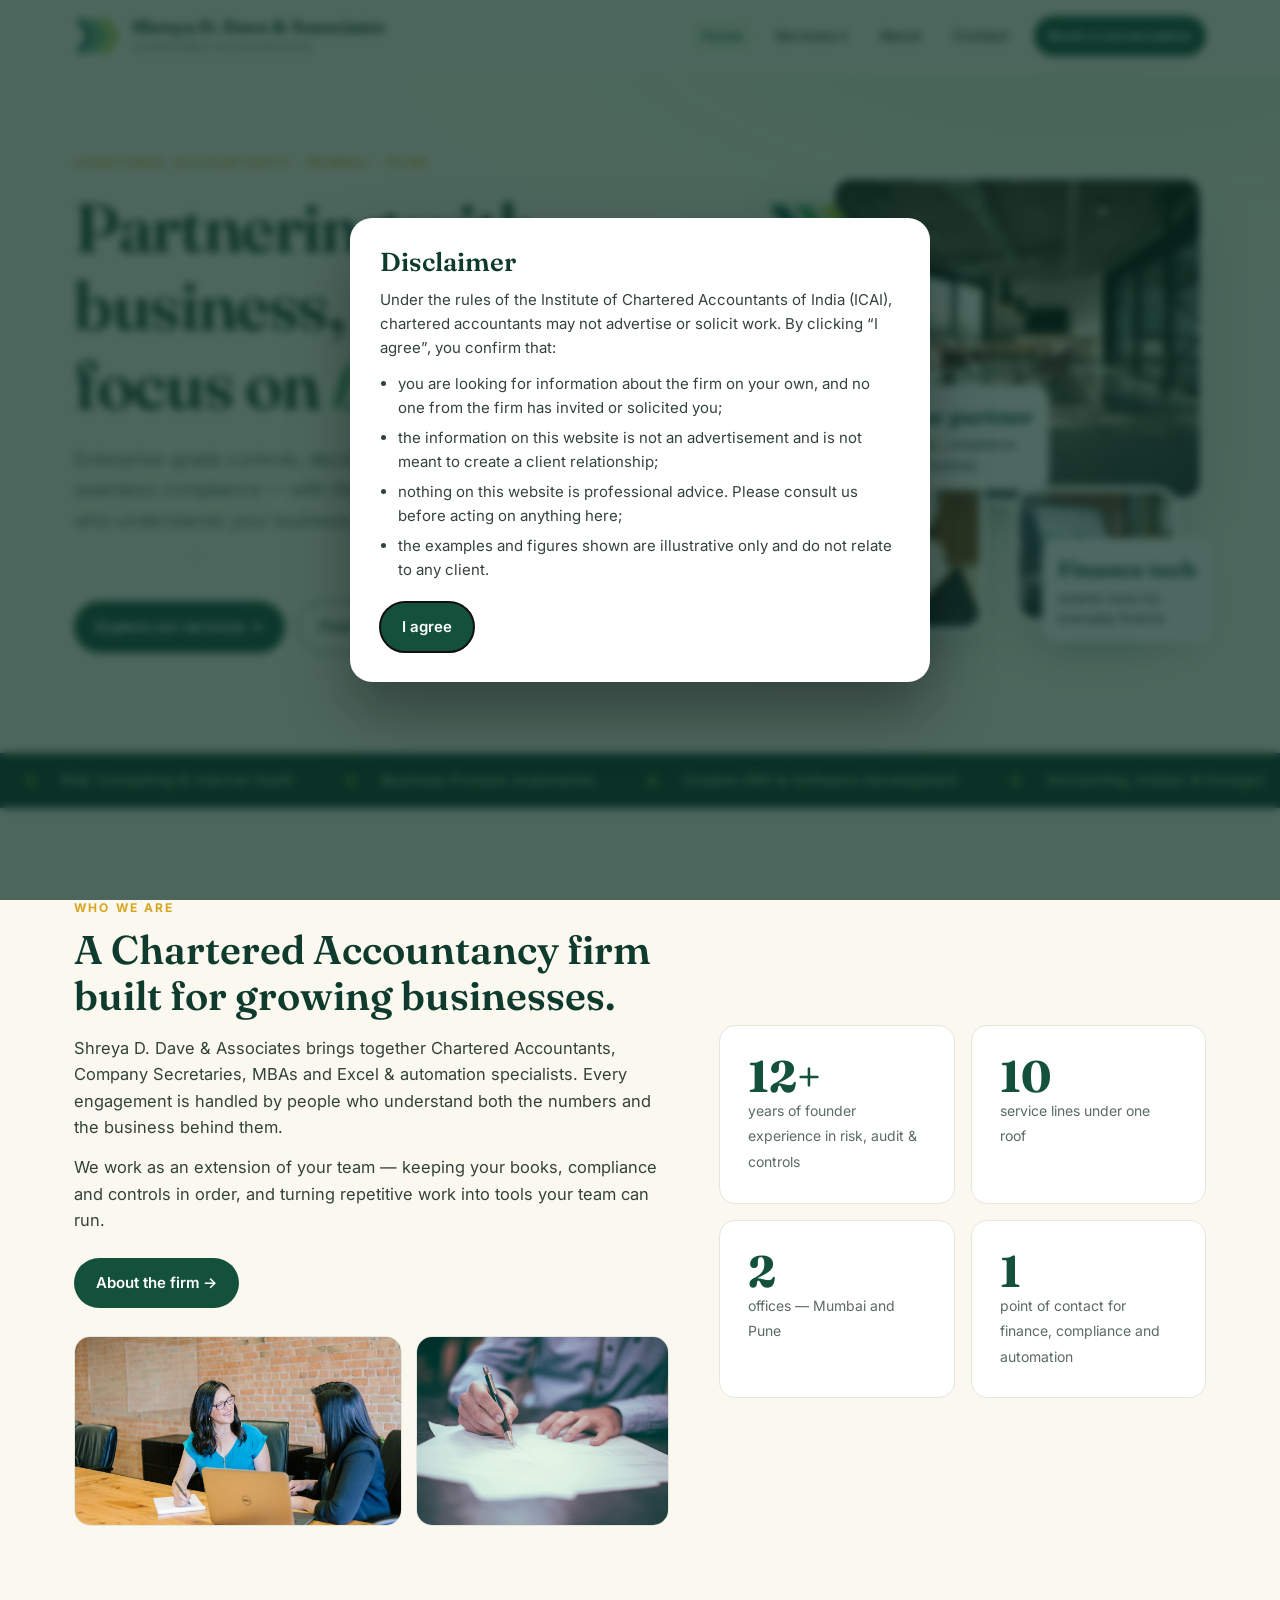
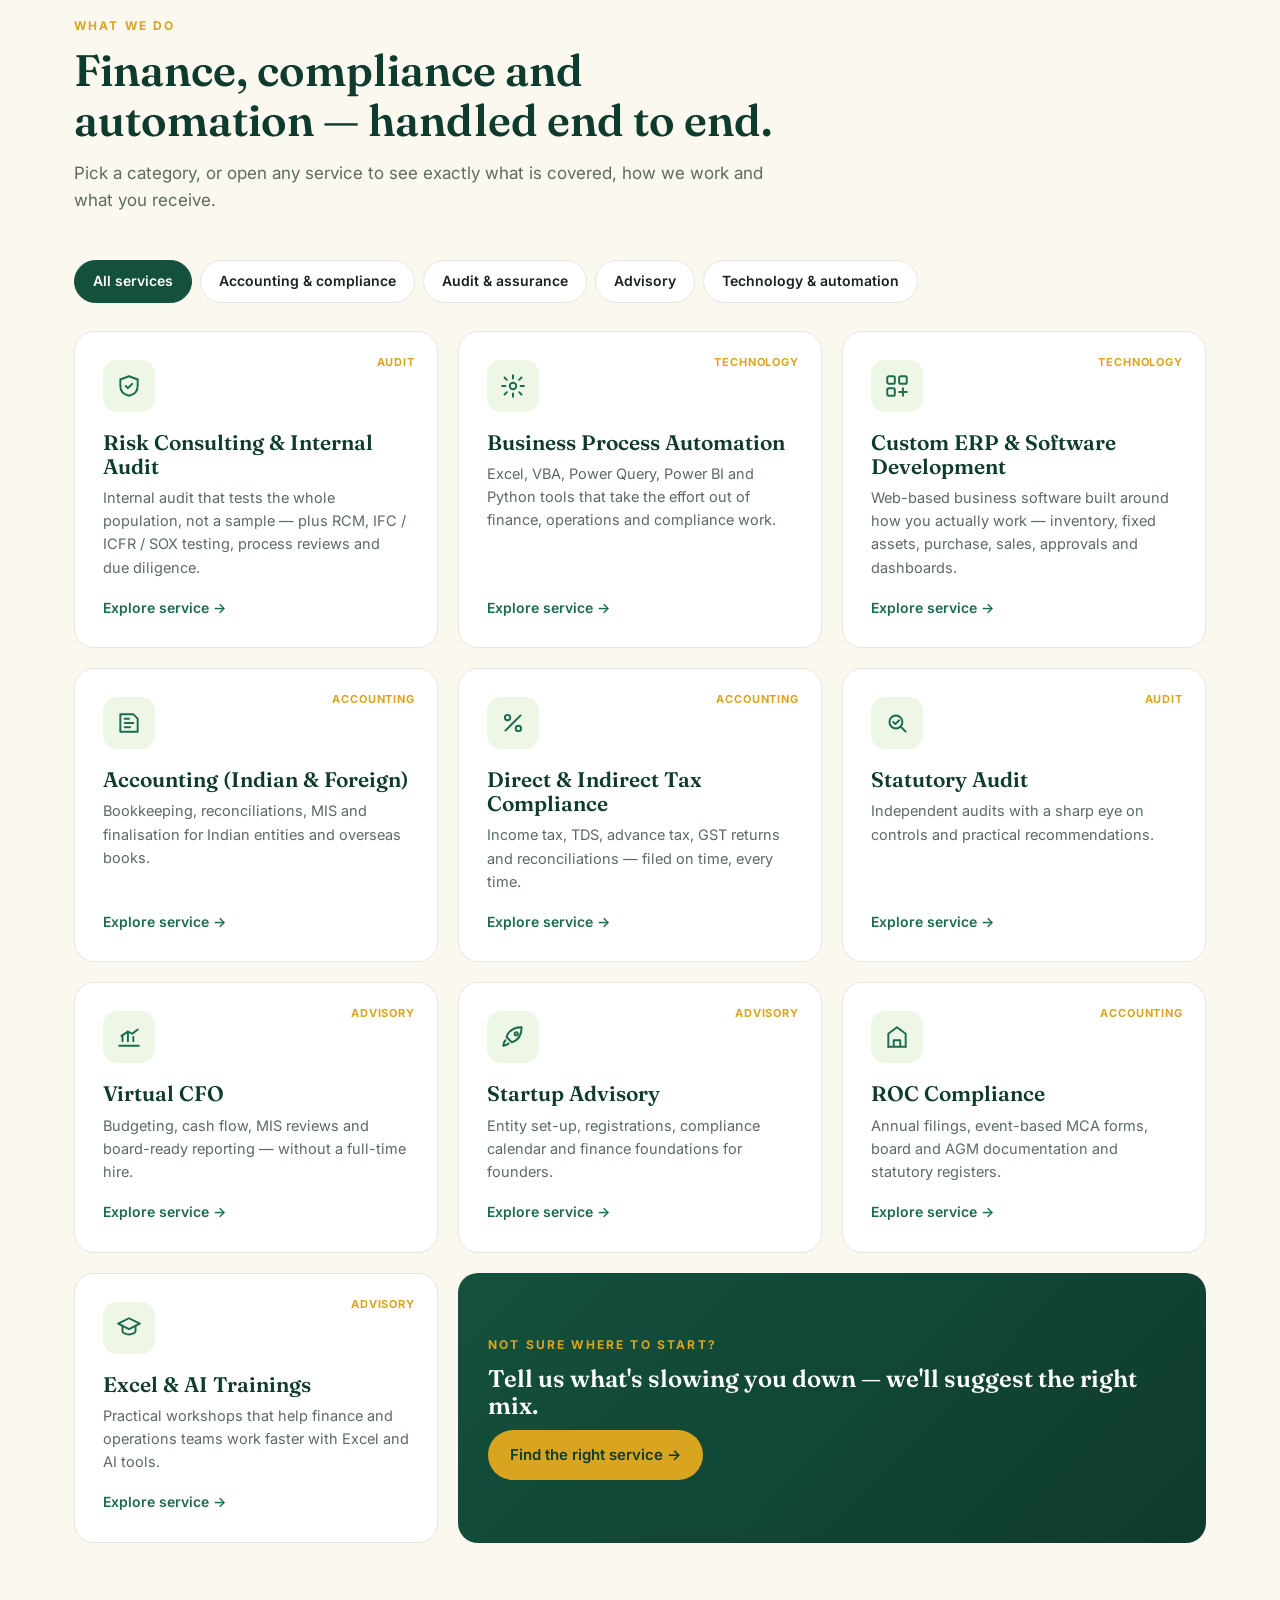
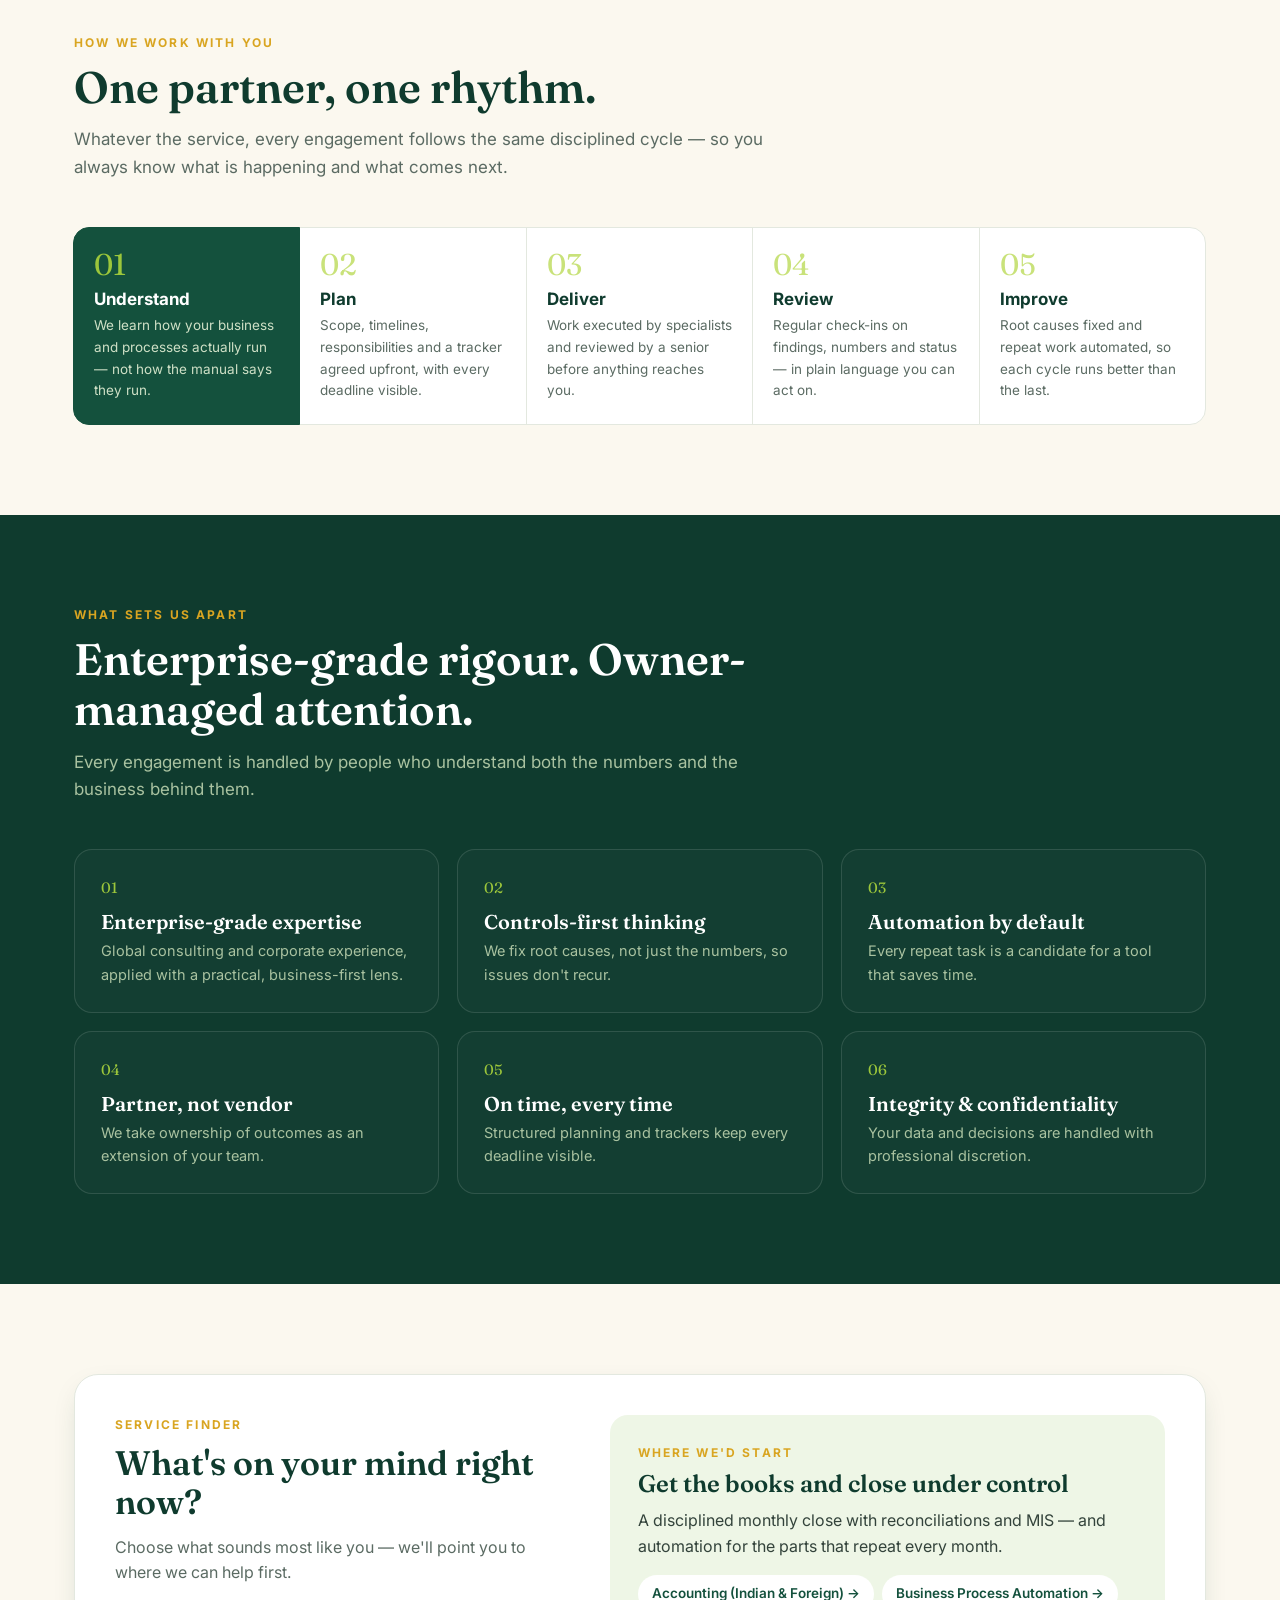
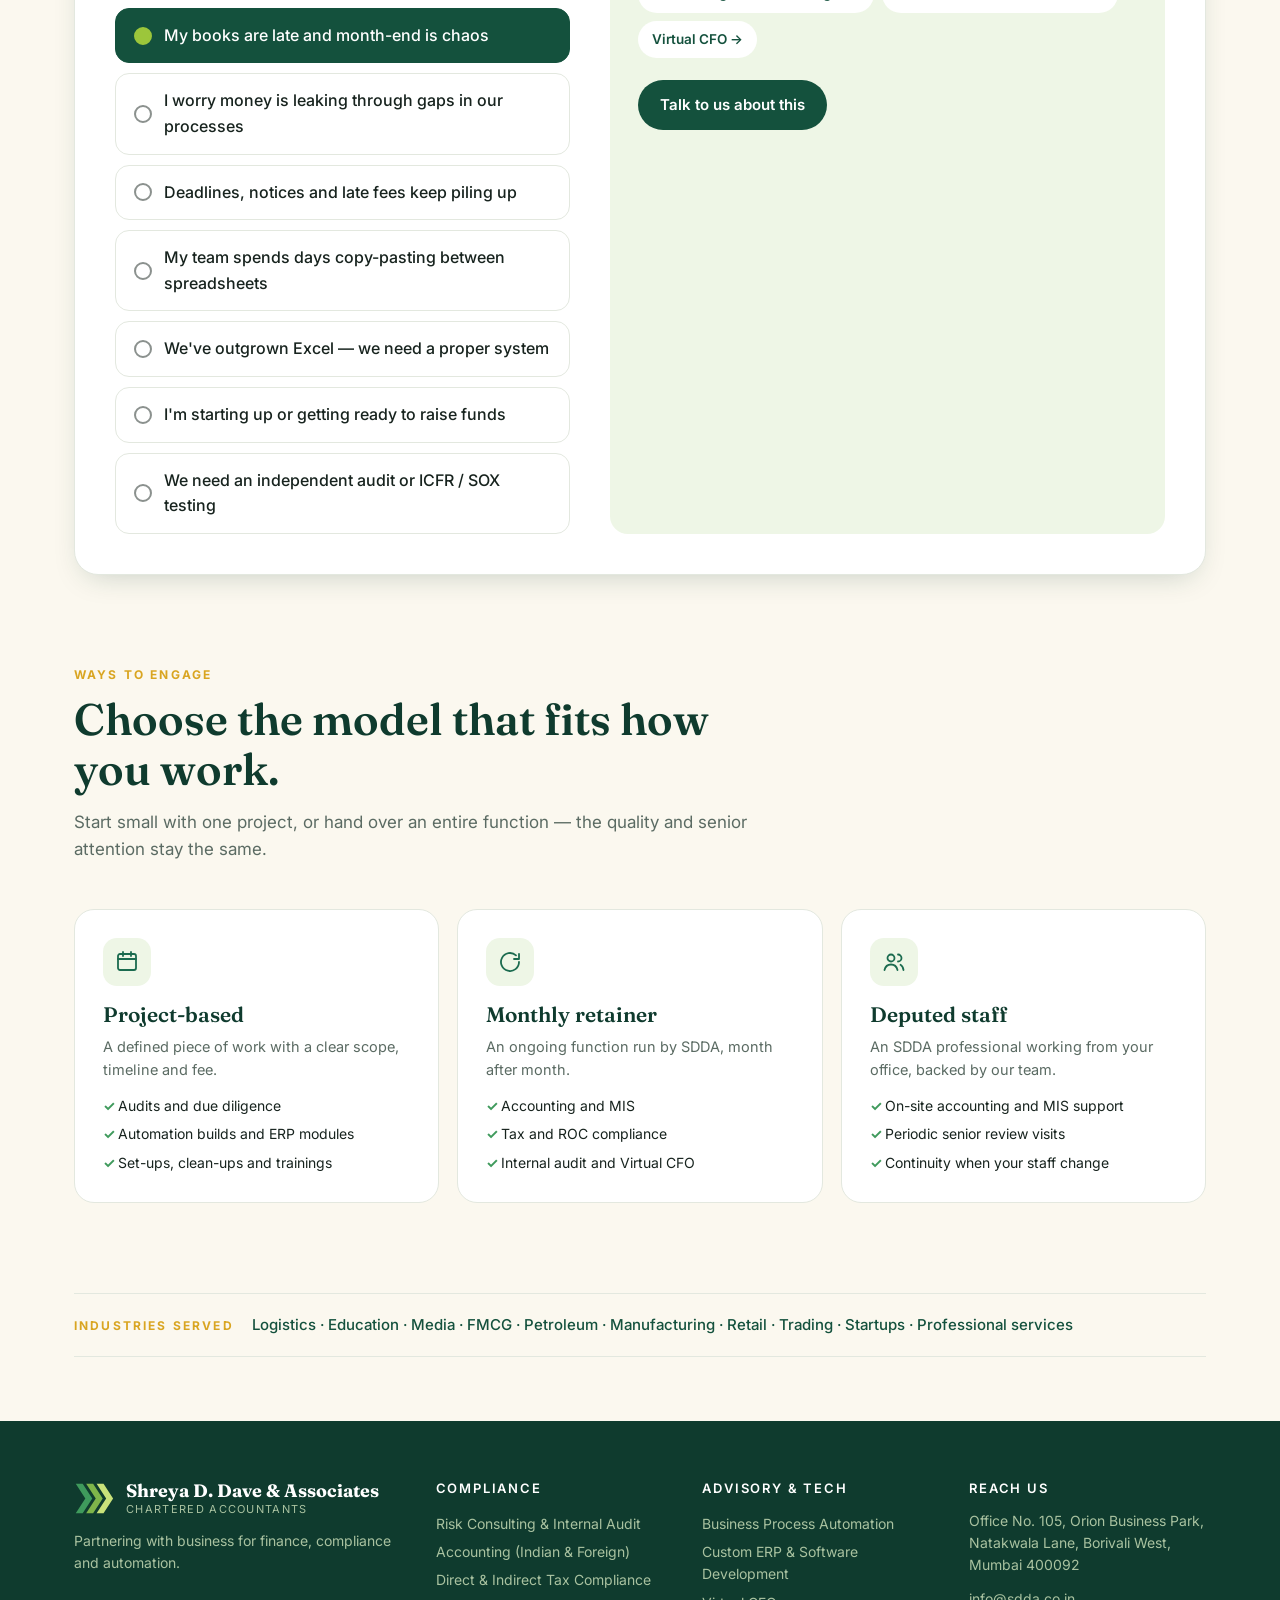
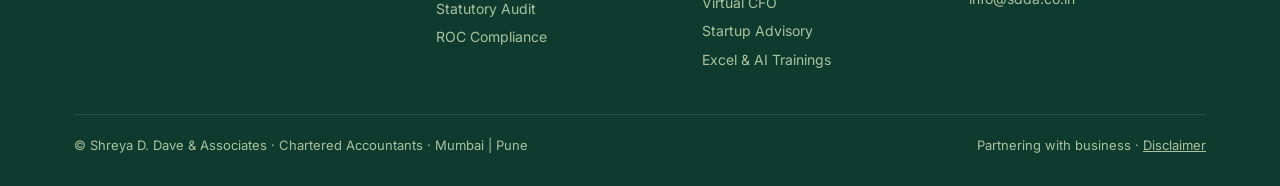
<file: index.html>
<!DOCTYPE html>
<html lang="en-IN">
<head>
<meta charset="UTF-8">
<meta name="viewport" content="width=device-width, initial-scale=1">
<title>Shreya D. Dave &amp; Associates — Chartered Accountants</title>
<meta name="description" content="Chartered Accountants in Mumbai and Pune: accounting, tax, audit and compliance, with specialised practices in internal audit, process automation and custom ERP software.">
<meta name="theme-color" content="#0f3b2e">
<link rel="icon" href="assets/img/favicon.svg" type="image/svg+xml">
<link rel="preconnect" href="https://fonts.googleapis.com">
<link rel="preconnect" href="https://fonts.gstatic.com" crossorigin>
<link href="https://fonts.googleapis.com/css2?family=Fraunces:opsz,wght@9..144,500;9..144,600;9..144,700&amp;family=Inter:wght@400;500;600;700&amp;display=swap" rel="stylesheet">
<link rel="stylesheet" href="assets/css/site.css">
</head>
<body>
<div class="progress" id="progress"></div>

<header id="hdr">
  <div class="wrap nav">
    <a class="brand" data-go="home" aria-label="SDDA home">
      <svg width="46" height="38" viewBox="0 0 92 76"><path d="M4 4l22 34L4 72h16l22-34L20 4z" fill="#0f5a4a"/><path d="M28 4l22 34-22 34h16l22-34L44 4z" fill="#3f9a5c"/><path d="M52 4l22 34-22 34h16l22-34L68 4z" fill="#9cc63b"/></svg>
      <div class="brand-t"><b>Shreya D. Dave & Associates</b><span>Chartered Accountants</span></div>
    </a>
    <button class="burger" id="burger" aria-label="Menu"><svg width="22" height="22" viewBox="0 0 24 24" fill="none" stroke="#14513d" stroke-width="2.2" stroke-linecap="round"><path d="M4 7h16M4 12h16M4 17h16"/></svg></button>
    <nav class="navlinks" id="navlinks">
      <a data-go="home">Home</a>
      <div class="dd"><a data-go="services">Services ▾</a><div class="ddmenu" id="ddmenu"></div></div>
      <a data-go="about">About</a>
      <a data-go="contact">Contact</a>
      <a class="btn btn-primary" data-go="contact" style="margin-left:8px;color:#fff">Book a conversation</a>
    </nav>
  </div>
</header>

<main>
<!-- ================= HOME ================= -->
<div class="view" id="v-home">
  <section class="hero">
    <div class="wrap hero-grid">
      <div>
        <div class="eyebrow">Chartered Accountants · Mumbai · Pune</div>
        <h1 style="margin-top:16px">Partnering with business, so you can focus on <em>building it.</em></h1>
        <p class="lead">Enterprise-grade controls, decision-ready reporting and seamless compliance — with the personal attention of a partner who understands your business. We take care of your <span class="rotator" id="rot">finance</span>.</p>
        <div class="hero-cta">
          <button class="btn btn-primary" data-go="services">Explore our services →</button>
          <button class="btn btn-ghost" style="color:var(--g800)" onclick="document.getElementById('finder').scrollIntoView({behavior:'smooth'})">Find the right service</button>
        </div>
      </div>
      <div class="hero-visual">
        <div class="hero-photos">
          <figure class="hp hp-main"><img src="assets/img/photos/office-glass.jpg" alt="A bright, modern office with a meeting table" width="1200" height="801" fetchpriority="high"></figure>
          <figure class="hp hp-ai"><img src="assets/img/photos/ai-robot.jpg" alt="A humanoid robot, representing finance technology" width="800" height="533" loading="lazy"></figure>
          <figure class="hp hp-dash"><img src="assets/img/photos/dashboard-laptop.jpg" alt="A laptop showing a finance dashboard" width="900" height="641" loading="lazy"></figure>
          <svg class="chev-mark" viewBox="0 0 92 76" aria-hidden="true"><path d="M4 4l22 34L4 72h16l22-34L20 4z" fill="#0f5a4a"/><path d="M28 4l22 34-22 34h16l22-34L44 4z" fill="#3f9a5c"/><path d="M52 4l22 34-22 34h16l22-34L68 4z" fill="#9cc63b"/></svg>
        </div>
        <div class="float f1"><b>One partner</b>books, compliance<br>and controls</div>
        <div class="float f2"><b>CA · CS · MBA</b>one team, numbers<br>and business</div>
        <div class="float f3"><b>Finance tech</b>smarter tools for<br>everyday finance</div>
      </div>
    </div>
  </section>
  <div class="ticker"><div class="ticker-inner" id="ticker"></div></div>

  <section>
    <div class="wrap intro-grid">
      <div class="reveal">
        <div class="eyebrow">Who we are</div>
        <h2 style="font-size:clamp(28px,3.4vw,40px);margin:10px 0 16px">A Chartered Accountancy firm built for growing businesses.</h2>
        <p style="color:#33433b;font-size:16.5px;margin-bottom:14px">Shreya D. Dave & Associates brings together Chartered Accountants, Company Secretaries, MBAs and Excel & automation specialists. Every engagement is handled by people who understand both the numbers and the business behind them.</p>
        <p style="color:#33433b;font-size:16.5px;margin-bottom:24px">We work as an extension of your team — keeping your books, compliance and controls in order, and turning repetitive work into tools your team can run.</p>
        <button class="btn btn-primary" data-go="about">About the firm →</button>
        <div class="intro-photos">
          <img src="assets/img/photos/client-meeting.jpg" alt="Two professionals discussing work at a laptop" width="1200" height="800" loading="lazy">
          <img src="assets/img/photos/signing-documents.jpg" alt="A professional reviewing and signing documents" width="1000" height="667" loading="lazy">
        </div>
      </div>
      <div class="stats reveal">
        <div class="stat"><b data-count="12">0</b><span>years of founder experience in risk, audit & controls</span></div>
        <div class="stat"><b data-count="10">0</b><span>service lines under one roof</span></div>
        <div class="stat"><b data-count="2">0</b><span>offices — Mumbai and Pune</span></div>
        <div class="stat"><b>1</b><span>point of contact for finance, compliance and automation</span></div>
      </div>
    </div>
  </section>

  <section style="padding-top:0">
    <div class="wrap">
      <div class="sec-head reveal"><div class="eyebrow">What we do</div><h2>Finance, compliance and automation — handled end to end.</h2><p>Pick a category, or open any service to see exactly what is covered, how we work and what you receive.</p></div>
      <div class="filters reveal" id="filters"></div>
      <div class="sgrid" id="sgrid"></div>
    </div>
  </section>

  <section style="padding-top:0">
    <div class="wrap">
      <div class="sec-head reveal"><div class="eyebrow">How we work with you</div><h2>One partner, one rhythm.</h2><p>Whatever the service, every engagement follows the same disciplined cycle — so you always know what is happening and what comes next.</p></div>
      <div class="steps reveal" id="homeSteps">
        <div class="step on"><div class="num">01</div><h4>Understand</h4><p>We learn how your business and processes actually run — not how the manual says they run.</p></div>
        <div class="step"><div class="num">02</div><h4>Plan</h4><p>Scope, timelines, responsibilities and a tracker agreed upfront, with every deadline visible.</p></div>
        <div class="step"><div class="num">03</div><h4>Deliver</h4><p>Work executed by specialists and reviewed by a senior before anything reaches you.</p></div>
        <div class="step"><div class="num">04</div><h4>Review</h4><p>Regular check-ins on findings, numbers and status — in plain language you can act on.</p></div>
        <div class="step"><div class="num">05</div><h4>Improve</h4><p>Root causes fixed and repeat work automated, so each cycle runs better than the last.</p></div>
      </div>
    </div>
  </section>

  <section class="dark">
    <div class="wrap">
      <div class="sec-head reveal"><div class="eyebrow">What sets us apart</div><h2>Enterprise-grade rigour. Owner-managed attention.</h2><p>Every engagement is handled by people who understand both the numbers and the business behind them.</p></div>
      <div class="apart" id="apart"></div>
    </div>
  </section>

  <section id="finder">
    <div class="wrap">
      <div class="quiz reveal">
        <div>
          <div class="eyebrow">Service finder</div>
          <h2 style="font-size:34px;margin:10px 0 12px">What's on your mind right now?</h2>
          <p style="color:var(--mute);margin-bottom:22px">Choose what sounds most like you — we'll point you to where we can help first.</p>
          <div class="qopts" id="qopts"></div>
        </div>
        <div class="qres" id="qres"></div>
      </div>
    </div>
  </section>

  <section style="padding-top:0">
    <div class="wrap">
      <div class="sec-head reveal"><div class="eyebrow">Ways to engage</div><h2>Choose the model that fits how you work.</h2><p>Start small with one project, or hand over an entire function — the quality and senior attention stay the same.</p></div>
      <div class="models reveal">
        <div class="model"><div class="ic"><svg viewBox="0 0 24 24" fill="none" stroke="currentColor" stroke-width="1.8" stroke-linecap="round" stroke-linejoin="round"><rect x="3" y="4" width="18" height="16" rx="2"/><path d="M3 9h18M8 2v4M16 2v4"/></svg></div><h3>Project-based</h3><p>A defined piece of work with a clear scope, timeline and fee.</p><ul><li>Audits and due diligence</li><li>Automation builds and ERP modules</li><li>Set-ups, clean-ups and trainings</li></ul></div>
        <div class="model"><div class="ic"><svg viewBox="0 0 24 24" fill="none" stroke="currentColor" stroke-width="1.8" stroke-linecap="round" stroke-linejoin="round"><path d="M21 12a9 9 0 11-3-6.7"/><path d="M21 4v5h-5"/></svg></div><h3>Monthly retainer</h3><p>An ongoing function run by SDDA, month after month.</p><ul><li>Accounting and MIS</li><li>Tax and ROC compliance</li><li>Internal audit and Virtual CFO</li></ul></div>
        <div class="model"><div class="ic"><svg viewBox="0 0 24 24" fill="none" stroke="currentColor" stroke-width="1.8" stroke-linecap="round" stroke-linejoin="round"><circle cx="9" cy="8" r="3.5"/><path d="M2.5 20c.8-3.5 3.4-5.5 6.5-5.5s5.7 2 6.5 5.5"/><path d="M16 4.5a3.5 3.5 0 010 7M18.5 14.8c1.6.8 2.6 2.6 3 5.2"/></svg></div><h3>Deputed staff</h3><p>An SDDA professional working from your office, backed by our team.</p><ul><li>On-site accounting and MIS support</li><li>Periodic senior review visits</li><li>Continuity when your staff change</li></ul></div>
      </div>
    </div>
  </section>

  <section class="ind-line-sec">
    <div class="wrap reveal">
      <p class="ind-line"><span class="eyebrow">Industries served</span><span class="ind-list">Logistics · Education · Media · FMCG · Petroleum · Manufacturing · Retail · Trading · Startups · Professional services</span></p>
    </div>
  </section>
</div>

<!-- ================= SERVICES INDEX ================= -->
<div class="view" id="v-services">
  <section class="sd-hero"><div class="wrap">
    <div class="crumb"><a data-go="home">Home</a> / Services</div>
    <h1>Ten services. One partner for finance, compliance and automation.</h1>
    <p>From the books you close each month to the controls that protect them and the tools that take the effort out — open any service for a detailed walkthrough.</p>
  </div></section>
  <section><div class="wrap">
    <div class="filters" id="filters2"></div>
    <div class="sgrid" id="sgrid2"></div>
  </div></section>
</div>

<!-- ================= SERVICE DETAIL ================= -->
<div class="view" id="v-service"></div>

<!-- ================= ABOUT ================= -->
<div class="view" id="v-about">
  <section class="sd-hero"><div class="wrap">
    <div class="crumb"><a data-go="home">Home</a> / About</div>
    <h1>Every business deserves enterprise-grade controls.</h1>
    <p>SDDA was founded on a simple conviction: regardless of size, every business deserves strong controls, decision-ready reporting and seamless compliance — delivered with the agility and care of a partner who truly understands it.</p>
  </div></section>
  <section><div class="wrap">
    <div class="about-grid">
      <div class="reveal">
        <div class="eyebrow">Who we are</div>
        <h2 style="font-size:36px;margin:10px 0 16px">A Chartered Accountancy firm in Mumbai and Pune.</h2>
        <p style="color:#33433b;font-size:16.5px;margin-bottom:14px">Shreya D. Dave & Associates (SDDA) brings together Chartered Accountants, Company Secretaries, MBAs and Excel & automation specialists. That mix matters: the person reviewing your controls also knows how to build the tool that runs them, and the person filing your returns understands the business decision behind each number.</p>
        <p style="color:#33433b;font-size:16.5px">We work as an extension of your team — month by month, cycle by cycle — so issues are fixed at the root and do not recur.</p>
        <div class="team-mix">
          <div><b>CA</b>Chartered Accountants</div>
          <div><b>CS</b>Company Secretaries</div>
          <div><b>MBA</b>Business & finance</div>
          <div><b>XL</b>Excel & automation</div>
        </div>
      </div>
      <div class="founder reveal">
        <div class="eyebrow">Founder</div>
        <h3 style="margin:8px 0 12px">CA & CS Shreya D. Dave</h3>
        <p style="font-size:15px">A career of over a decade in internal audit, risk consulting and financial controls.</p>
        <ul>
          <li>Risk consulting at leading global advisory firms</li>
          <li>In-house risk and controls at a global energy major</li>
          <li>Led multi-location, multi-process reviews end to end and mentored the teams that ran them</li>
        </ul>
      </div>
    </div>
    <div class="vm reveal">
      <div><div class="eyebrow">Our vision</div><p>To empower founders and leadership teams to build and scale with confidence, as their trusted partner for finance, compliance and automation, so they can stay focused on what they do best.</p></div>
      <div><div class="eyebrow">Our mission</div><p>To bring clarity, control and efficiency to every business we serve, combining professional expertise with smart automation to deliver accurate, timely, decision-ready support that scales as our clients grow.</p></div>
    </div>
  </div></section>
  <section class="dark"><div class="wrap">
    <div class="sec-head reveal"><div class="eyebrow">Our values in practice</div><h2>How we show up for clients.</h2></div>
    <div class="apart" id="apart2"></div>
  </div></section>
</div>

<!-- ================= CONTACT ================= -->
<div class="view" id="v-contact">
  <section class="sd-hero"><div class="wrap">
    <div class="crumb"><a data-go="home">Home</a> / Contact</div>
    <h1>Name one problem. We'll scope it and tell you what it takes.</h1>
    <p>Share what you need — a process to automate, an audit to plan, a compliance backlog to clear — and we'll come back with a written scope.</p>
  </div></section>
  <section><div class="wrap contact-grid">
    <div class="cinfo reveal">
      <div><svg viewBox="0 0 24 24" fill="none" stroke="currentColor" stroke-width="2"><path d="M12 21s-7-6.2-7-12a7 7 0 0114 0c0 5.8-7 12-7 12z"/><circle cx="12" cy="9" r="2.5"/></svg><div><b>Mumbai office</b><span>Office No. 105, Orion Business Park, Natakwala Lane, Borivali West, Mumbai 400092</span></div></div>
      <div><svg viewBox="0 0 24 24" fill="none" stroke="currentColor" stroke-width="2"><rect x="3" y="5" width="18" height="14" rx="2"/><path d="M3 7l9 6 9-6"/></svg><div><b>Email</b><span><a href="mailto:info@sdda.co.in">info@sdda.co.in</a></span></div></div>
    </div>
    <form id="cform" class="reveal">
      <h3 style="font-size:24px">Tell us about your requirement</h3>
      <div class="row"><label>Name<input required name="name" placeholder="Your name"></label><label>Company<input name="company" placeholder="Company name"></label></div>
      <div class="row"><label>Email<input required type="email" name="email" placeholder="you@company.com"></label><label>Phone<input name="phone" placeholder="+91"></label></div>
      <label>Services you're interested in<div class="svc-pick" id="svcpick"></div></label>
      <label>What would you like help with?<textarea name="msg" rows="4" placeholder="e.g. We want our GST ITC reconciliation automated and a quarterly internal audit of procure-to-pay."></textarea></label>
      <button class="btn btn-primary" type="submit" style="justify-self:start">Prepare my enquiry →</button>
      <div class="sent" id="sent"><b>Your enquiry is ready.</b> This page cannot send email itself — copy the text below and send it to <b>info@sdda.co.in</b>.<pre id="sentText"></pre><div class="sent-actions"><a class="btn btn-primary" id="mailBtn" href="mailto:info@sdda.co.in" style="padding:9px 16px;font-size:14px">Open in email app</a><button type="button" class="btn btn-gold" id="copyBtn" style="padding:9px 16px;font-size:14px">Copy enquiry</button></div></div>
    </form>
  </div></section>
</div>
</main>

<footer>
  <div class="wrap">
    <div class="fgrid">
      <div>
        <div class="brand" style="margin-bottom:14px"><svg width="40" height="33" viewBox="0 0 92 76"><path d="M4 4l22 34L4 72h16l22-34L20 4z" fill="#3f9a5c"/><path d="M28 4l22 34-22 34h16l22-34L44 4z" fill="#7fb54a"/><path d="M52 4l22 34-22 34h16l22-34L68 4z" fill="#c9e27a"/></svg><div class="brand-t"><b style="color:#fff">Shreya D. Dave & Associates</b><span style="color:#a9c2a0">Chartered Accountants</span></div></div>
        <p>Partnering with business for finance, compliance and automation.</p>
      </div>
      <div><h4>Compliance</h4><div id="f1"></div></div>
      <div><h4>Advisory & Tech</h4><div id="f2"></div></div>
      <div><h4>Reach us</h4><p>Office No. 105, Orion Business Park, Natakwala Lane, Borivali West, Mumbai 400092</p><p style="margin-top:8px"><a href="mailto:info@sdda.co.in" style="color:inherit">info@sdda.co.in</a></p></div>
    </div>
    <div class="fbot"><span>© Shreya D. Dave & Associates · Chartered Accountants · Mumbai | Pune</span><span>Partnering with business · <button type="button" data-open-disclaimer>Disclaimer</button></span></div>
  </div>
</footer>
<div class="disclaimer" id="disclaimer" role="dialog" aria-modal="true" aria-labelledby="disclaimer-title">
  <div class="disclaimer-box">
    <h3 id="disclaimer-title">Disclaimer</h3>
    <p>Under the rules of the Institute of Chartered Accountants of India (ICAI), chartered accountants may not advertise or solicit work. By clicking “I agree”, you confirm that:</p>
    <ul>
      <li>you are looking for information about the firm on your own, and no one from the firm has invited or solicited you;</li>
      <li>the information on this website is not an advertisement and is not meant to create a client relationship;</li>
      <li>nothing on this website is professional advice. Please consult us before acting on anything here;</li>
      <li>the examples and figures shown are illustrative only and do not relate to any client.</li>
    </ul>
    <button class="btn btn-primary" type="button" data-agree>I agree</button>
  </div>
</div>
<button class="totop" id="totop" aria-label="Back to top"><svg width="20" height="20" viewBox="0 0 24 24" fill="none" stroke="currentColor" stroke-width="2.5"><path d="M6 15l6-6 6 6"/></svg></button>

<script src="assets/js/site.js"></script>
</body>
</html>
</file>
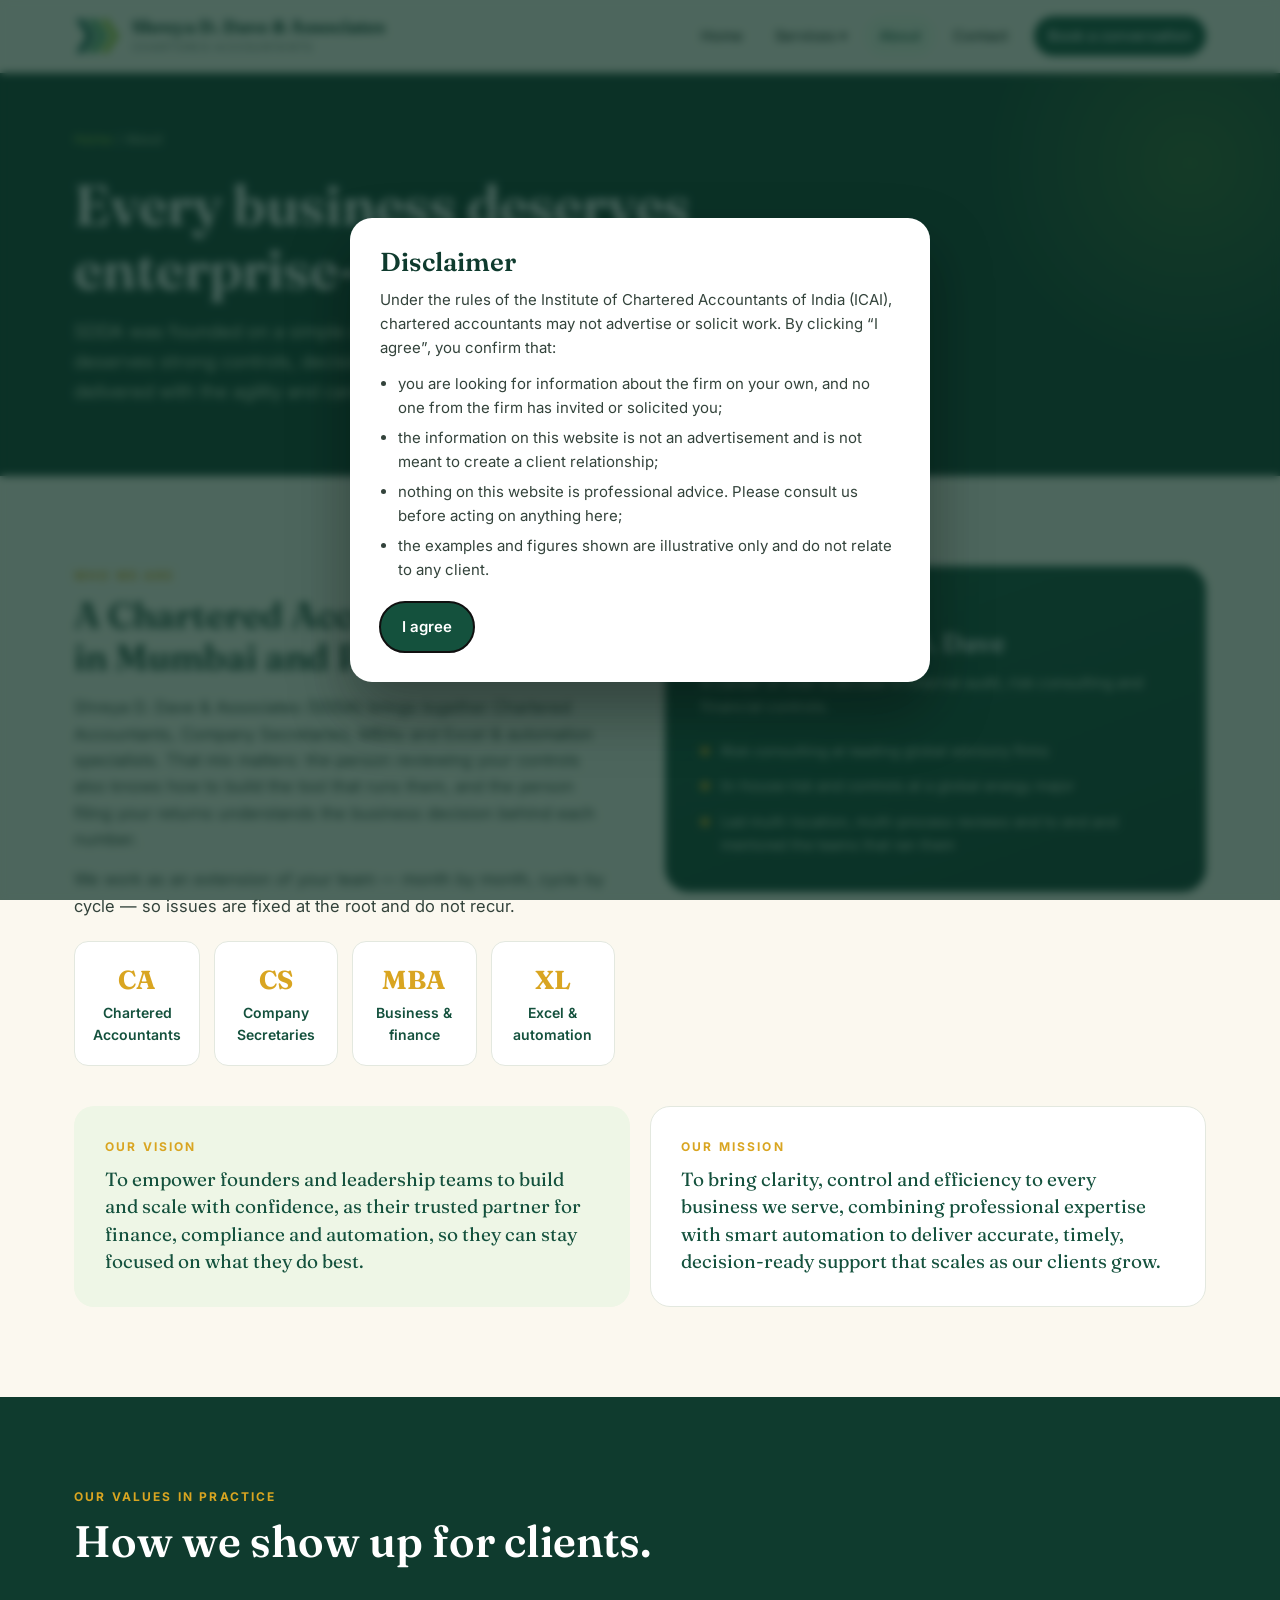
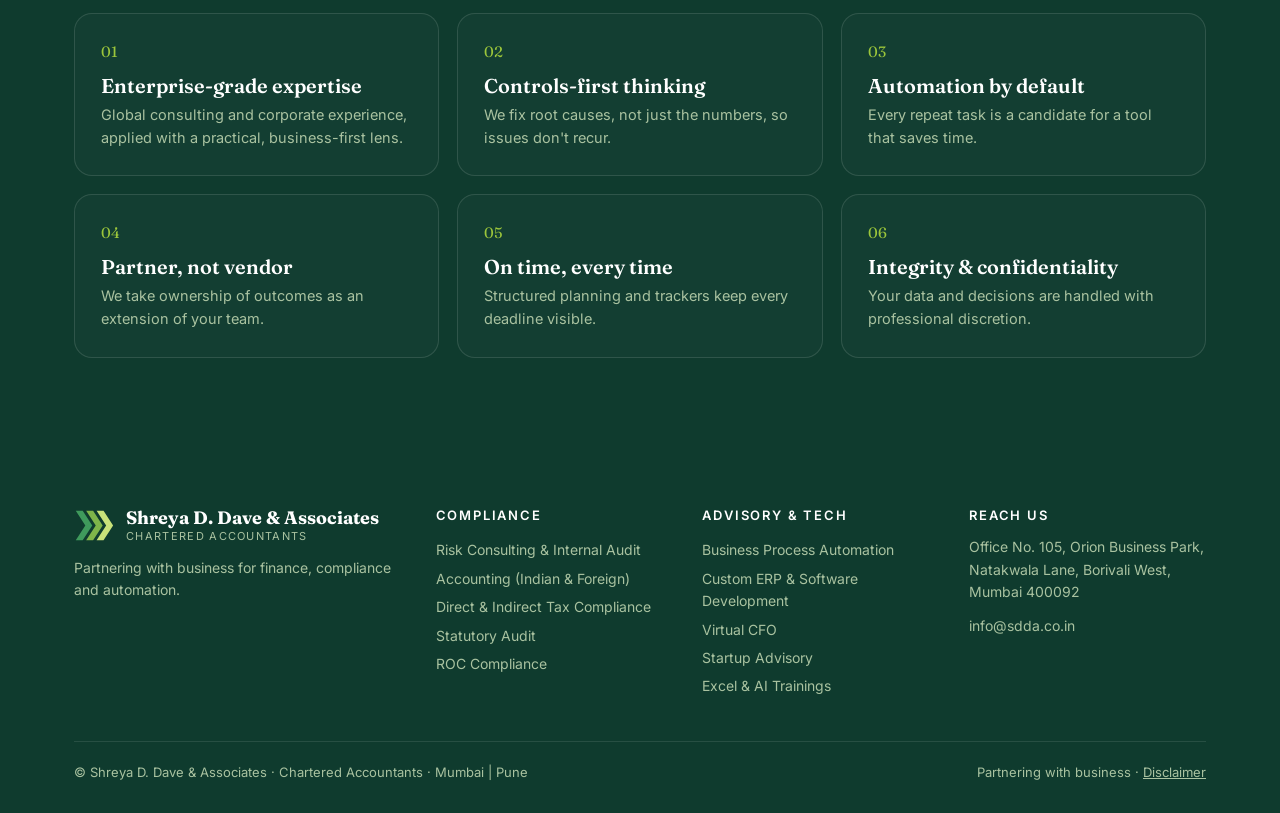
<file: about.html>
<!doctype html>
<html lang="en-IN">
<head>
<meta charset="utf-8">
<meta name="viewport" content="width=device-width, initial-scale=1">
<title>About · Shreya D. Dave &amp; Associates</title>
<meta name="robots" content="noindex">
<link rel="canonical" href="index.html#about">
<meta http-equiv="refresh" content="0; url=index.html#about">
<script>location.replace('index.html#about' + (location.search ? '' : ''));</script>
</head>
<body style="font-family:system-ui,sans-serif;background:#fbf8ef;color:#17231e;padding:40px">
<p>This page has moved. <a href="index.html#about">Continue to About</a>.</p>
</body>
</html>
</file>
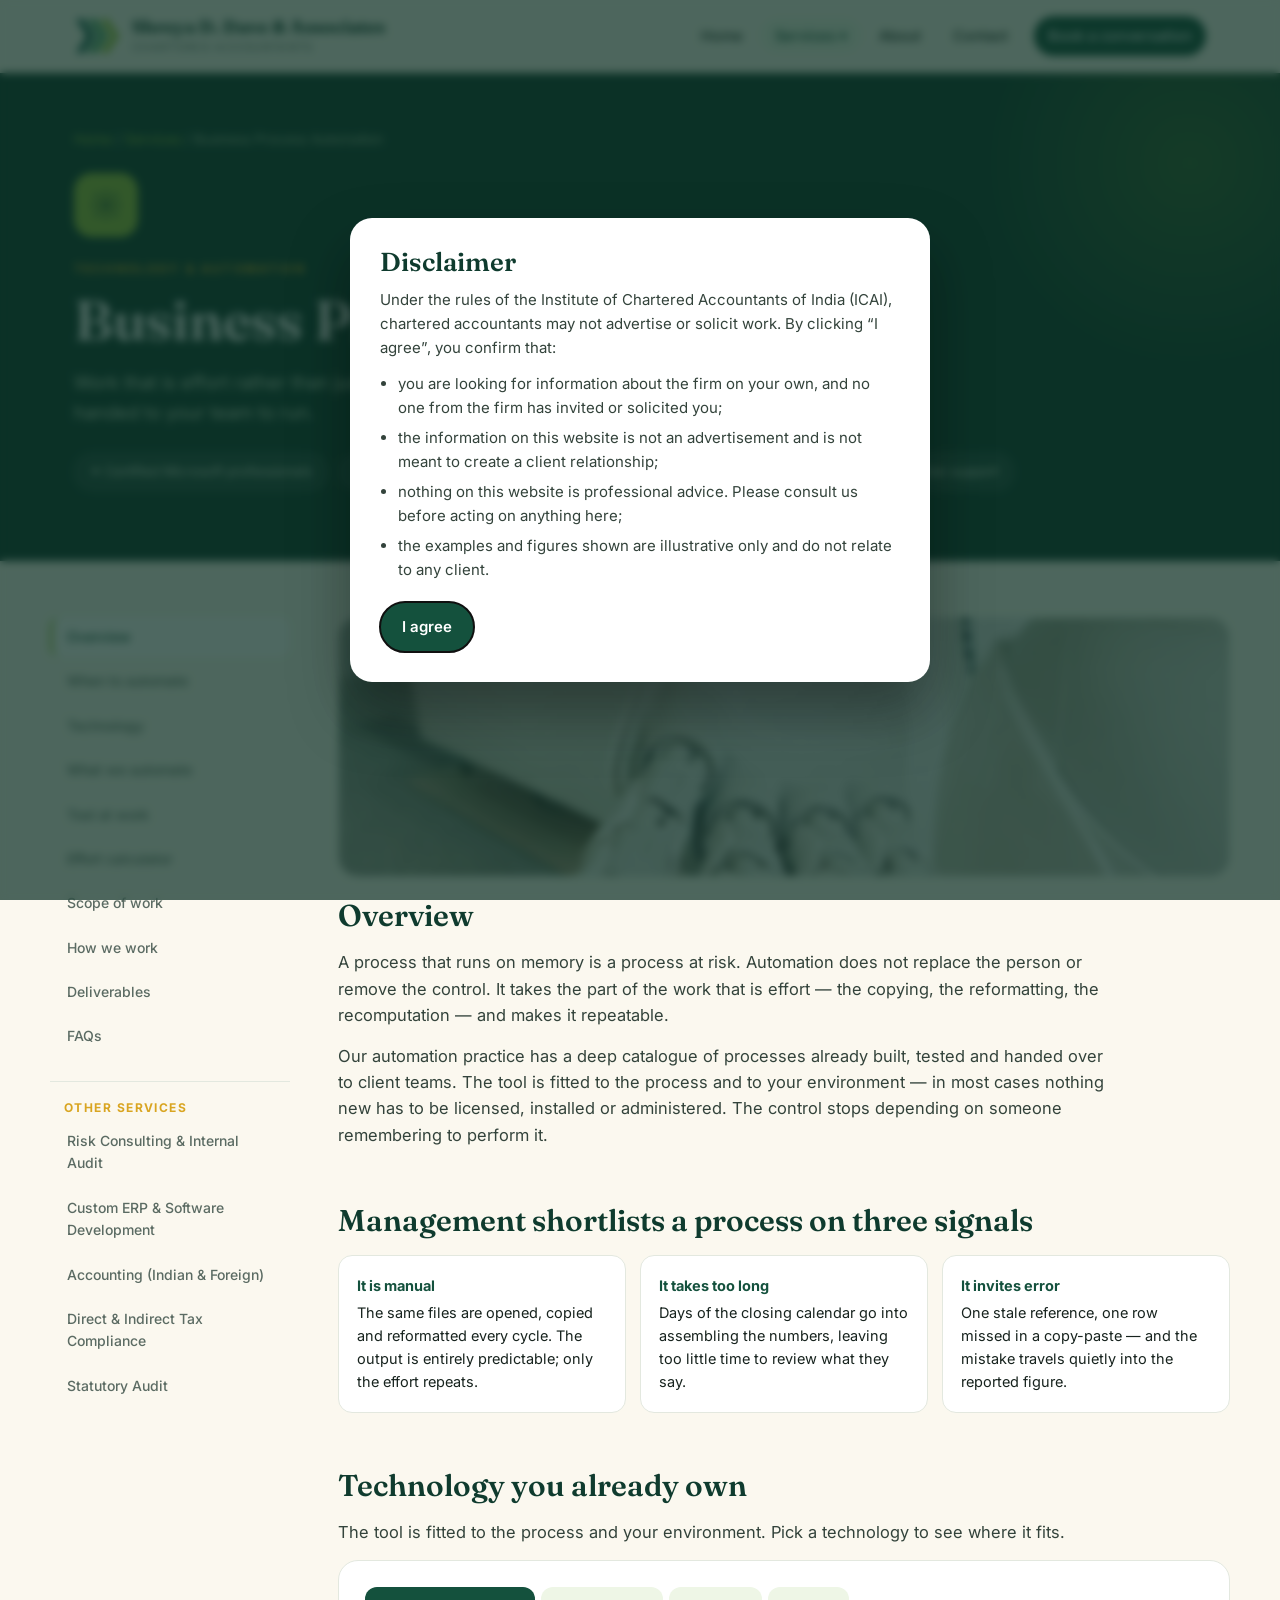
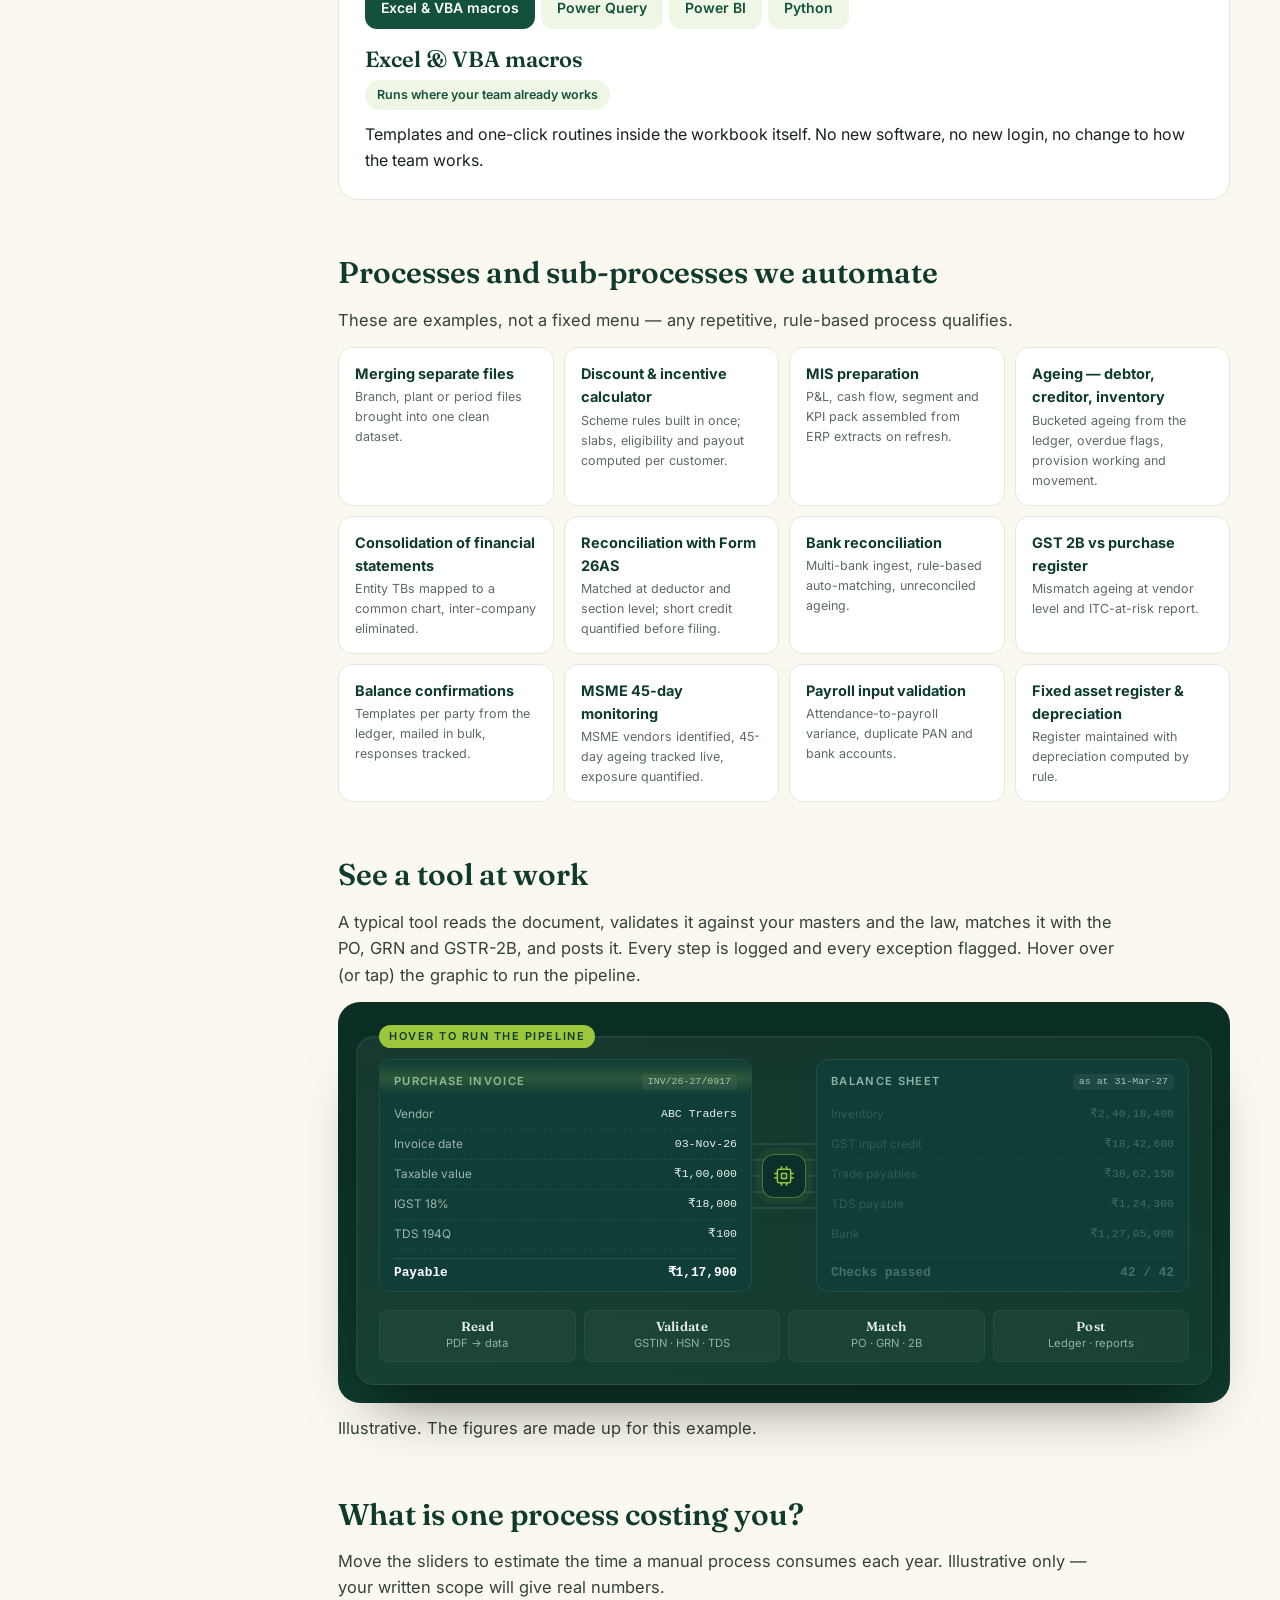
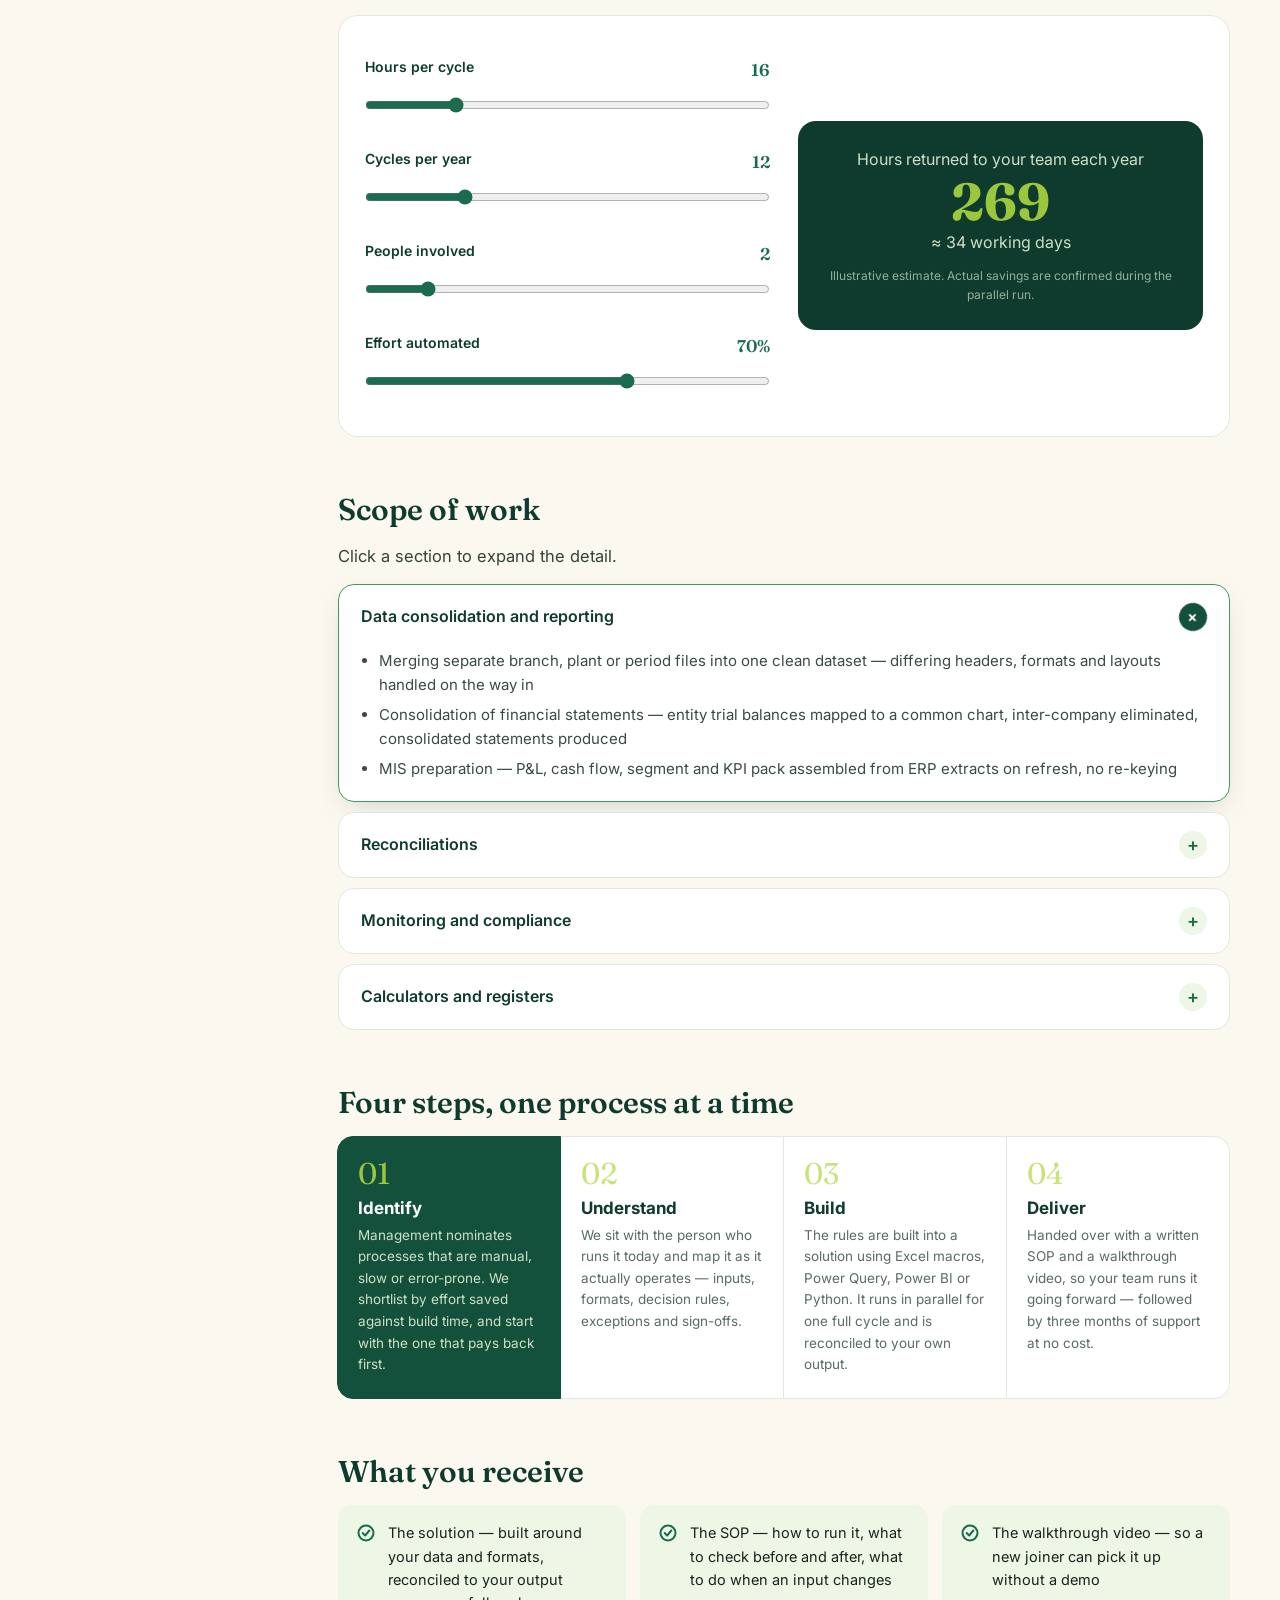
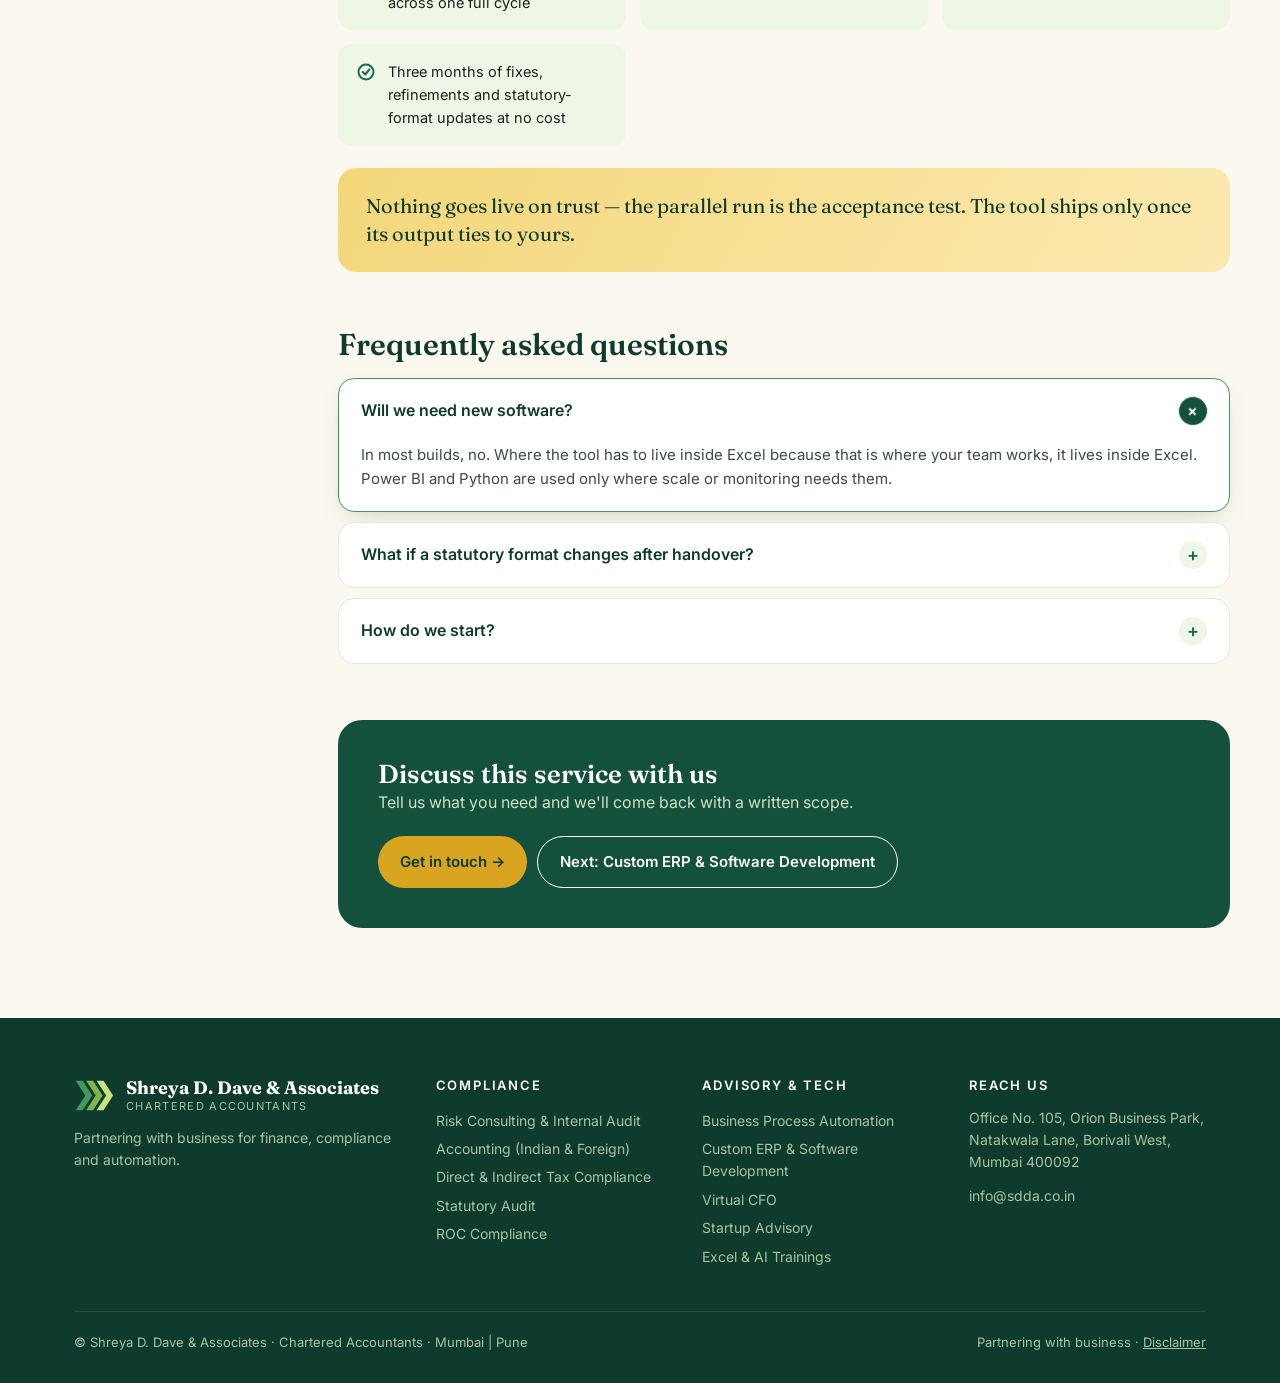
<file: automation.html>
<!doctype html>
<html lang="en-IN">
<head>
<meta charset="utf-8">
<meta name="viewport" content="width=device-width, initial-scale=1">
<title>Process Automation · Shreya D. Dave &amp; Associates</title>
<meta name="robots" content="noindex">
<link rel="canonical" href="index.html#service-automation">
<meta http-equiv="refresh" content="0; url=index.html#service-automation">
<script>location.replace('index.html#service-automation' + (location.search ? '' : ''));</script>
</head>
<body style="font-family:system-ui,sans-serif;background:#fbf8ef;color:#17231e;padding:40px">
<p>This page has moved. <a href="index.html#service-automation">Continue to Process Automation</a>.</p>
</body>
</html>
</file>
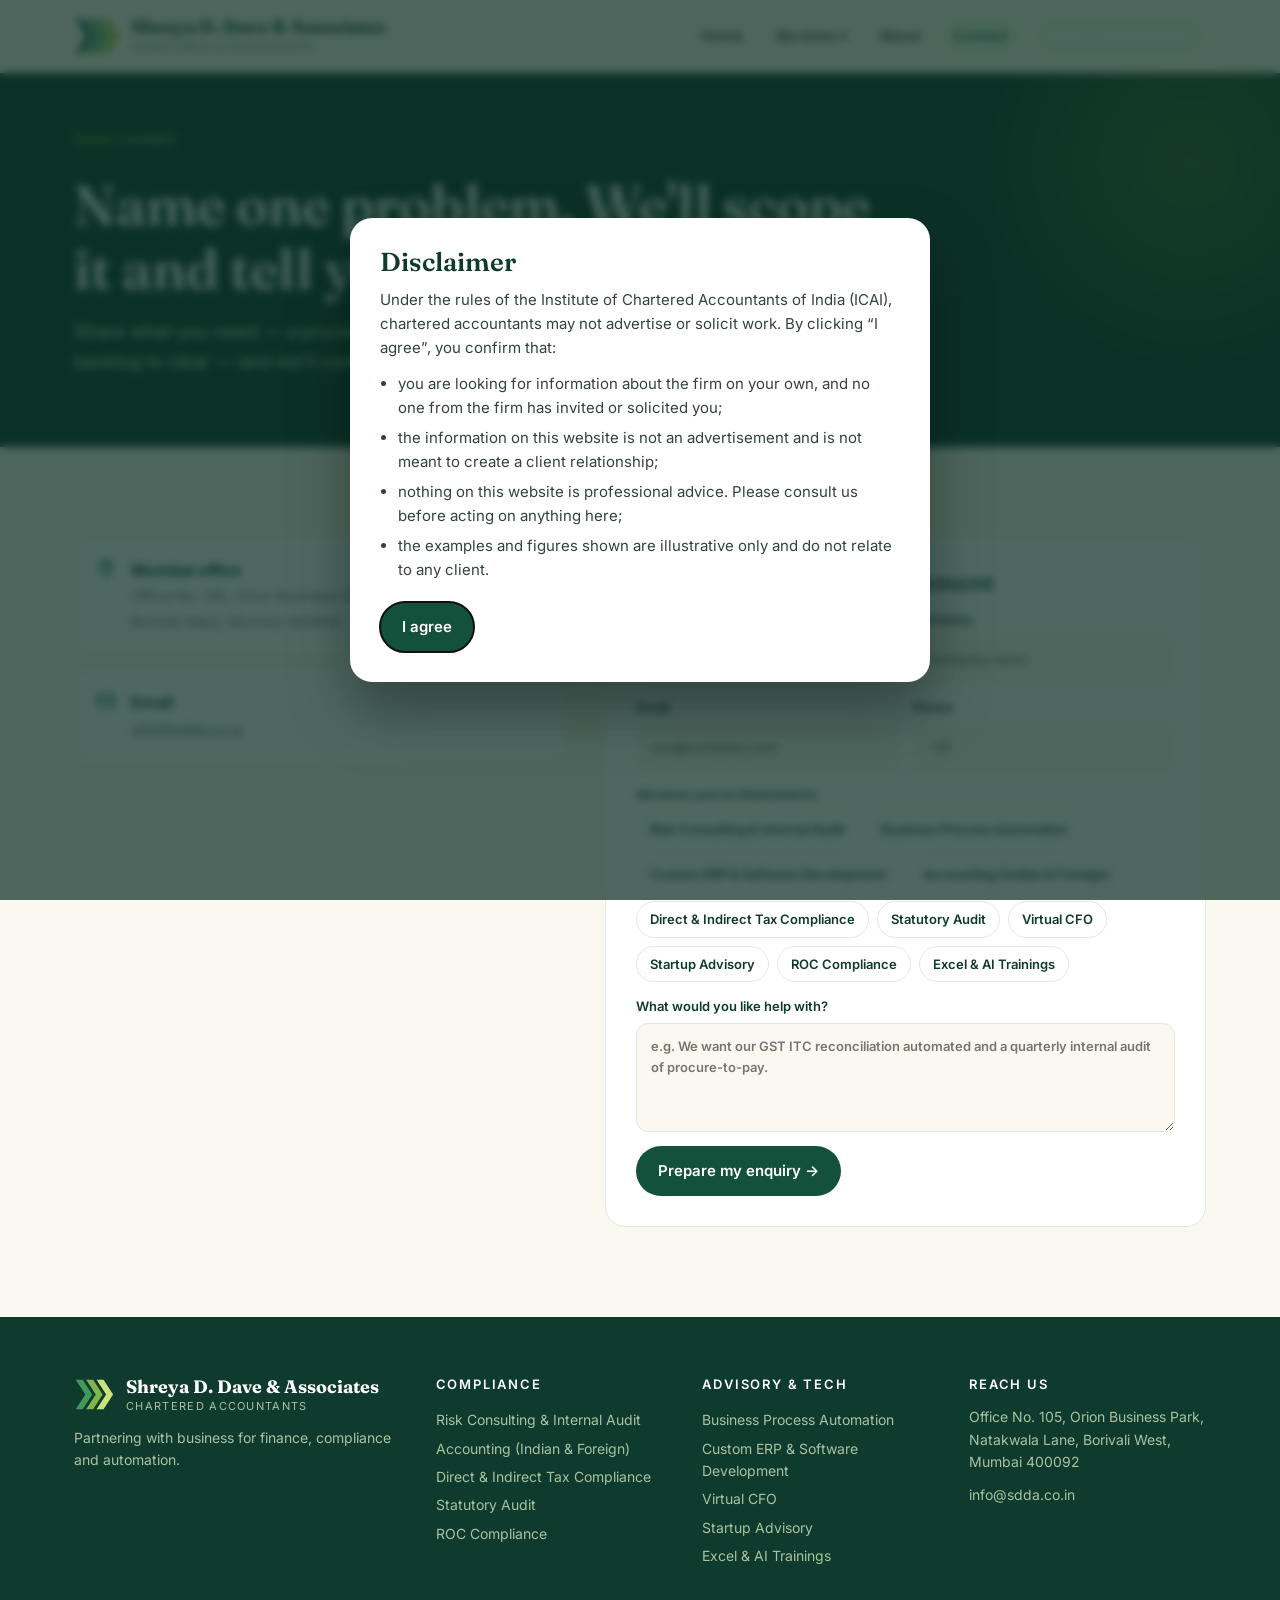
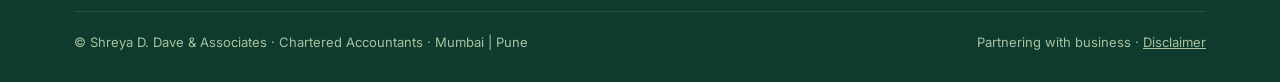
<file: contact.html>
<!doctype html>
<html lang="en-IN">
<head>
<meta charset="utf-8">
<meta name="viewport" content="width=device-width, initial-scale=1">
<title>Contact · Shreya D. Dave &amp; Associates</title>
<meta name="robots" content="noindex">
<link rel="canonical" href="index.html#contact">
<meta http-equiv="refresh" content="0; url=index.html#contact">
<script>location.replace('index.html#contact' + (location.search ? '' : ''));</script>
</head>
<body style="font-family:system-ui,sans-serif;background:#fbf8ef;color:#17231e;padding:40px">
<p>This page has moved. <a href="index.html#contact">Continue to Contact</a>.</p>
</body>
</html>
</file>
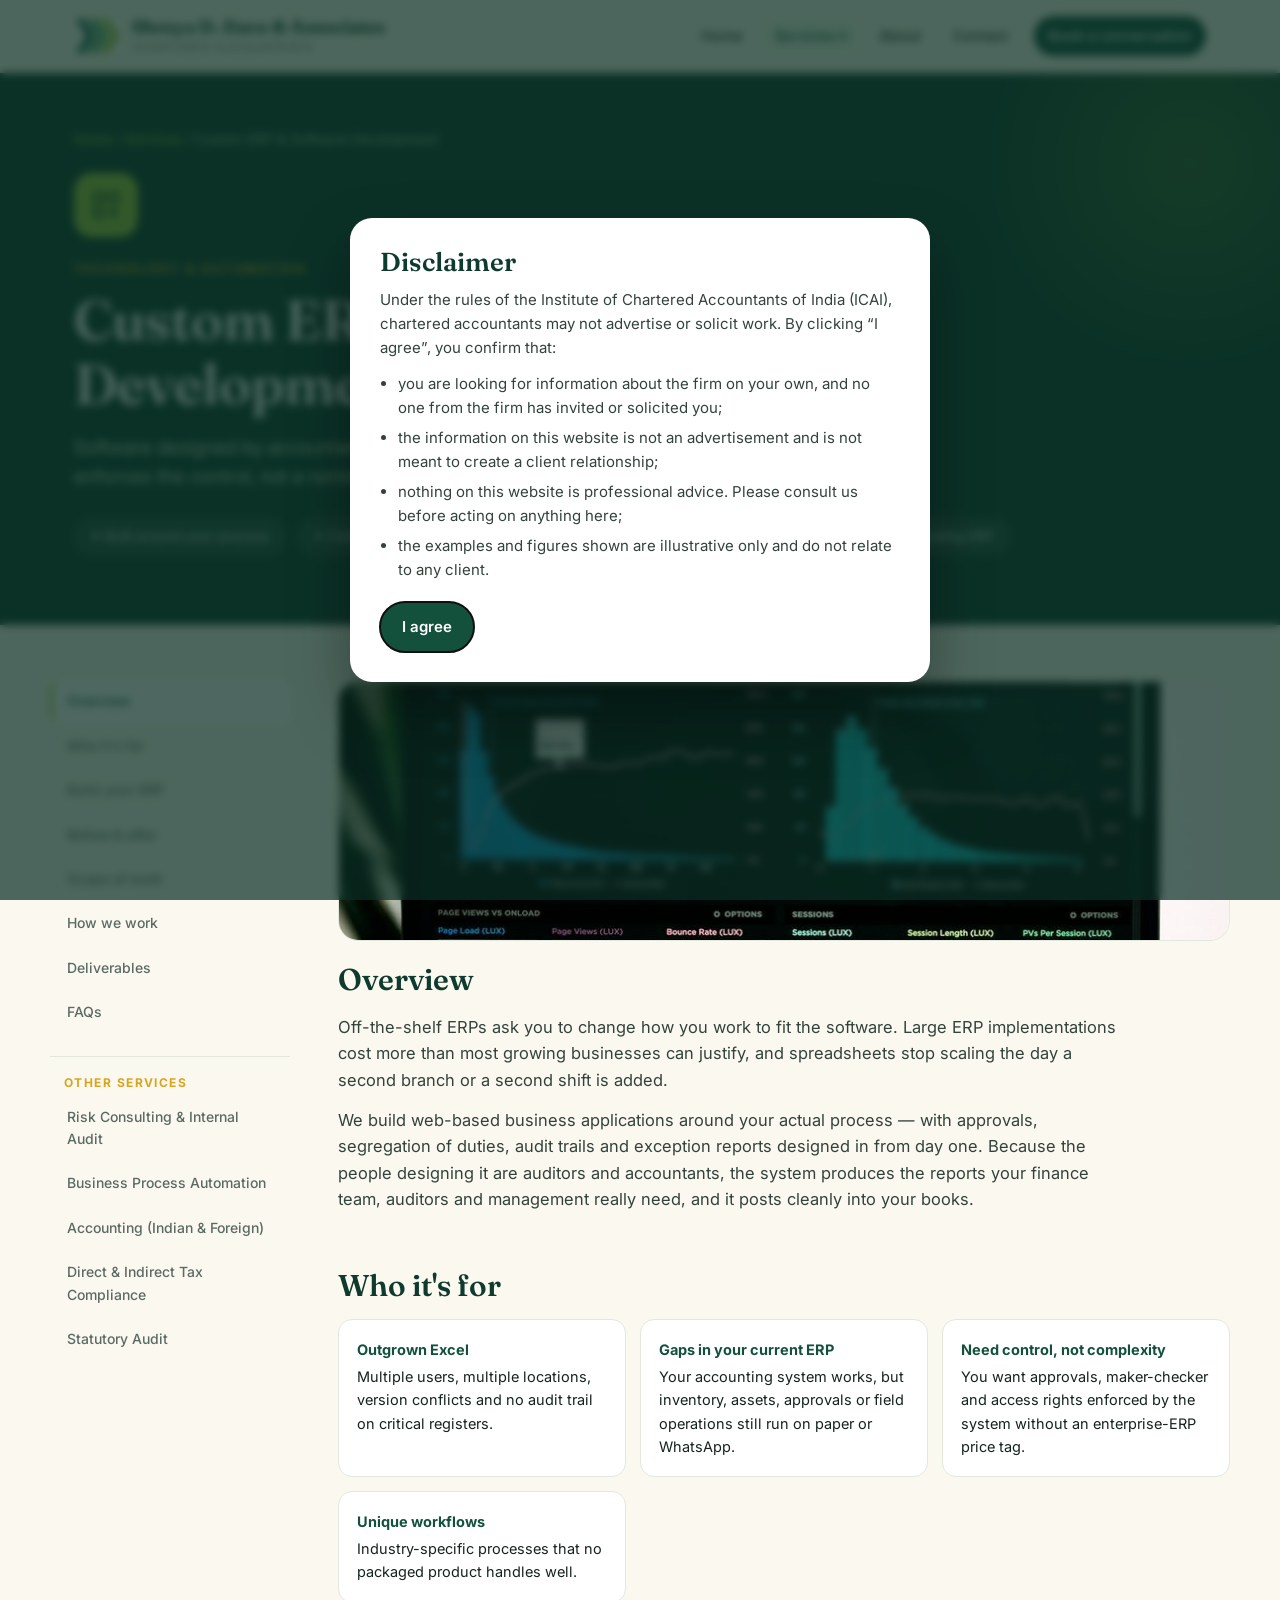
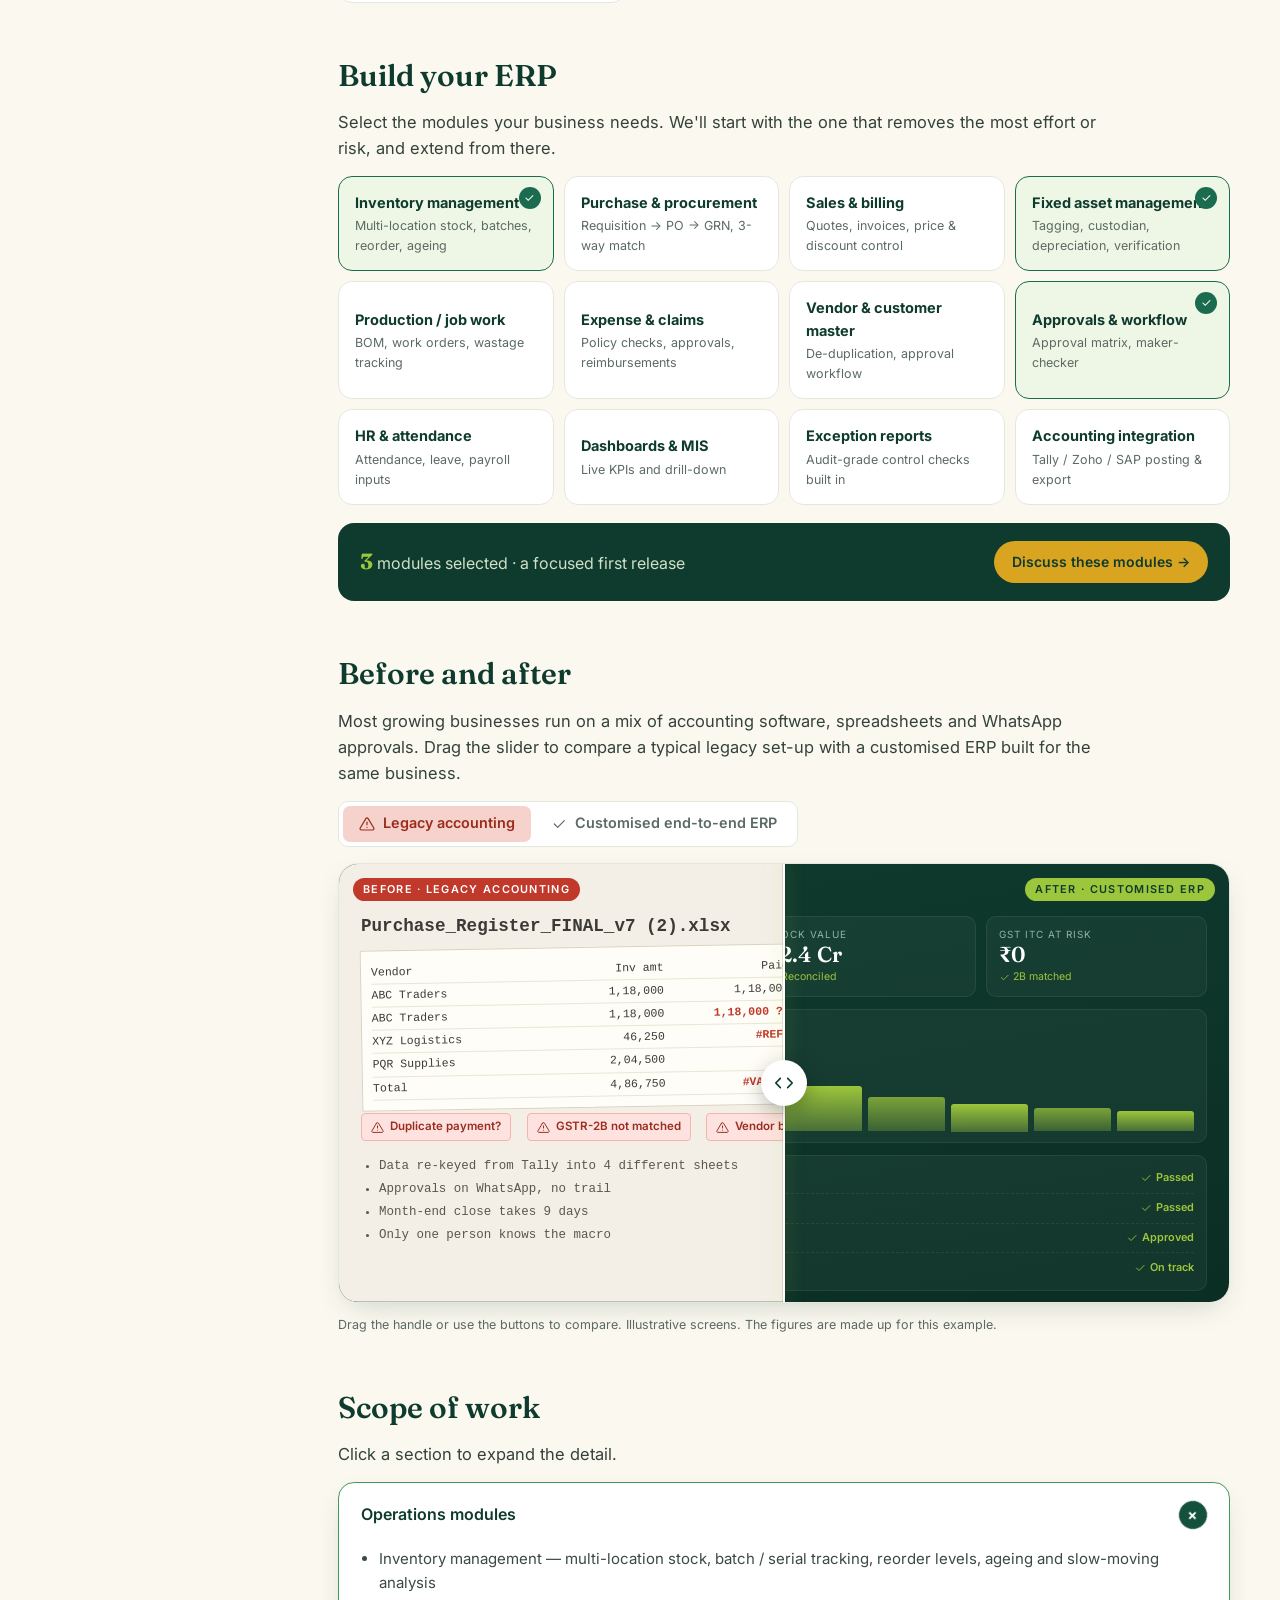
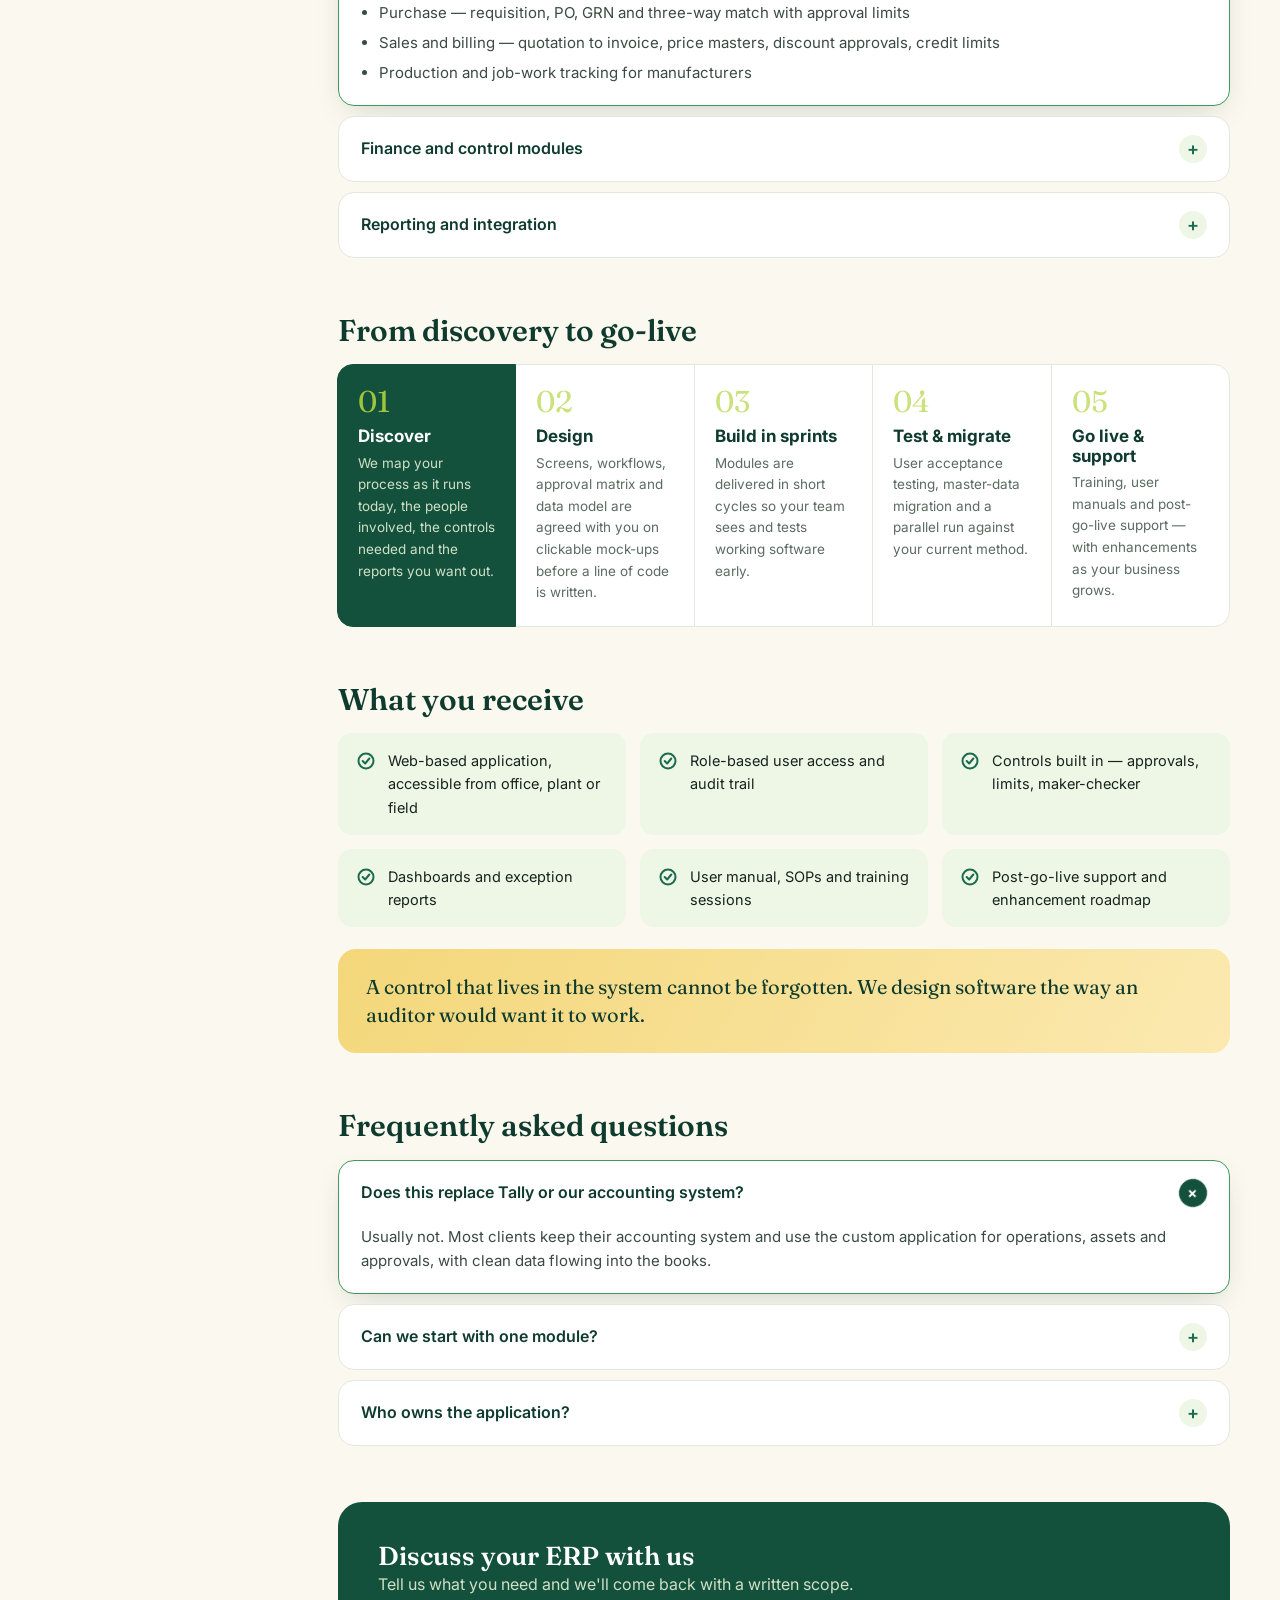
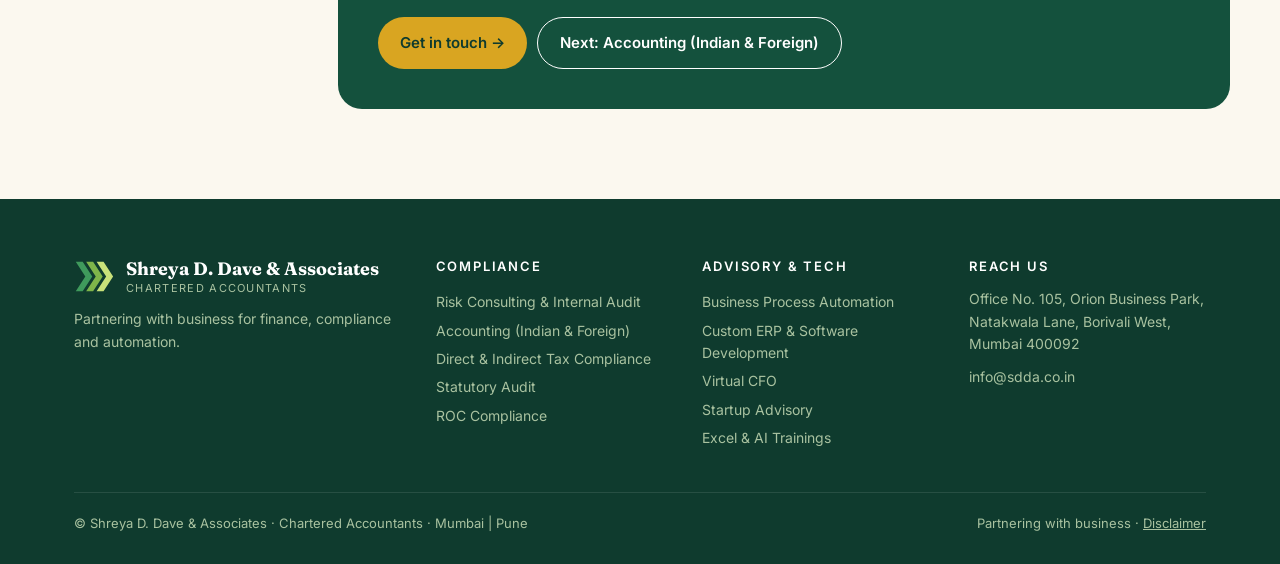
<file: erp-solutions.html>
<!doctype html>
<html lang="en-IN">
<head>
<meta charset="utf-8">
<meta name="viewport" content="width=device-width, initial-scale=1">
<title>Custom ERP · Shreya D. Dave &amp; Associates</title>
<meta name="robots" content="noindex">
<link rel="canonical" href="index.html#service-custom-erp">
<meta http-equiv="refresh" content="0; url=index.html#service-custom-erp">
<script>location.replace('index.html#service-custom-erp' + (location.search ? '' : ''));</script>
</head>
<body style="font-family:system-ui,sans-serif;background:#fbf8ef;color:#17231e;padding:40px">
<p>This page has moved. <a href="index.html#service-custom-erp">Continue to Custom ERP</a>.</p>
</body>
</html>
</file>
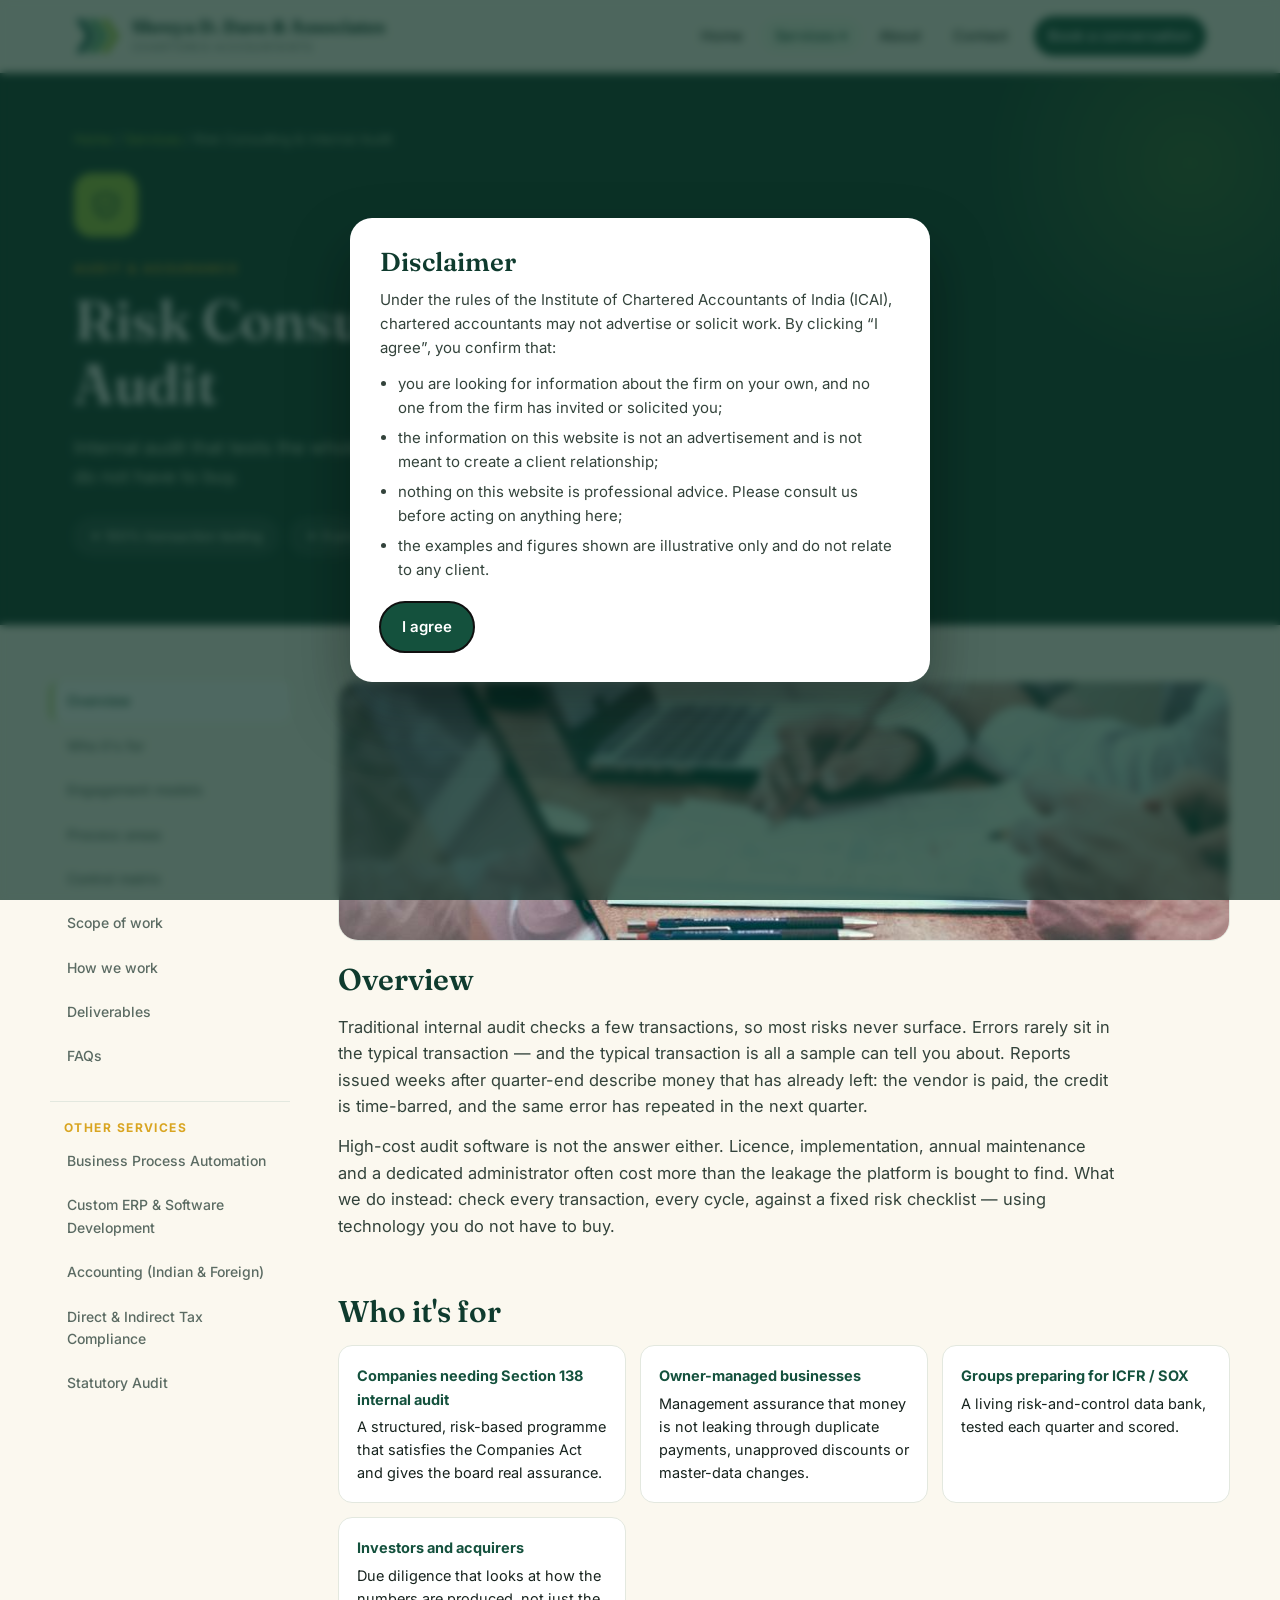
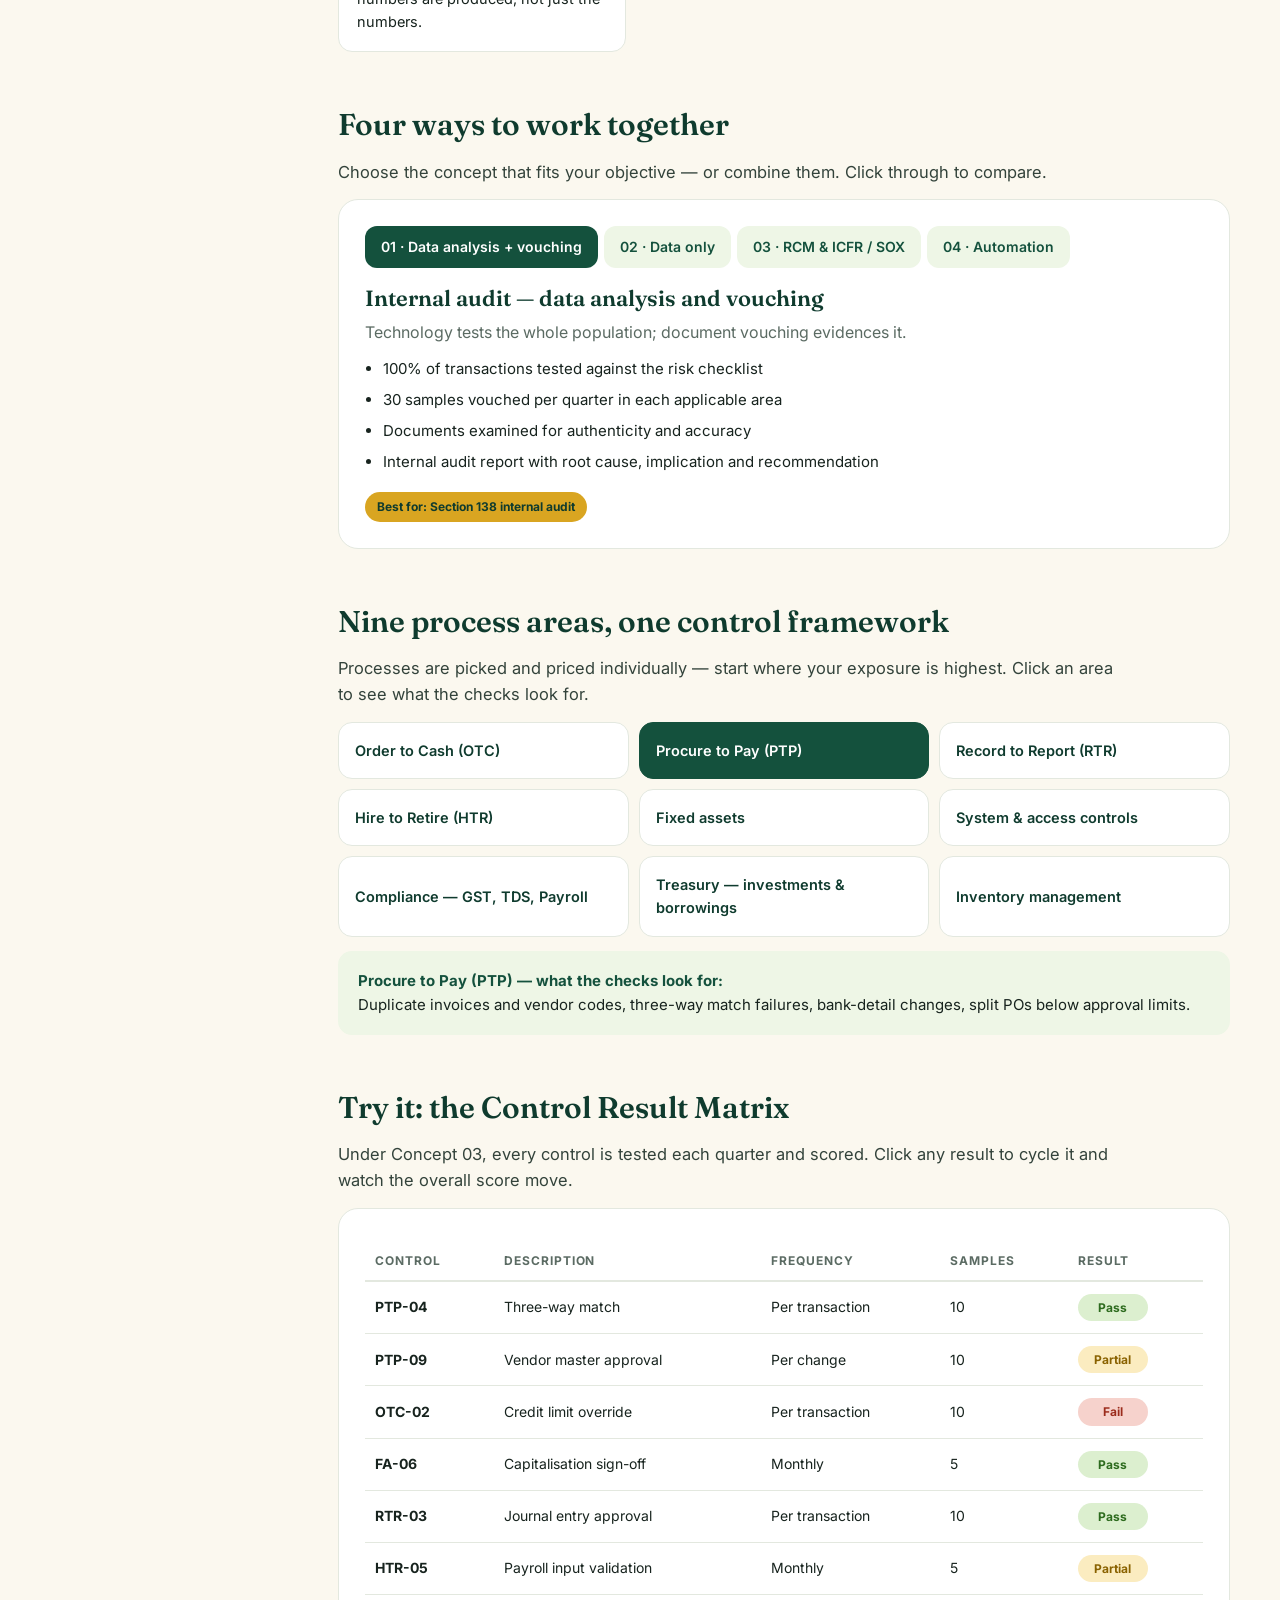
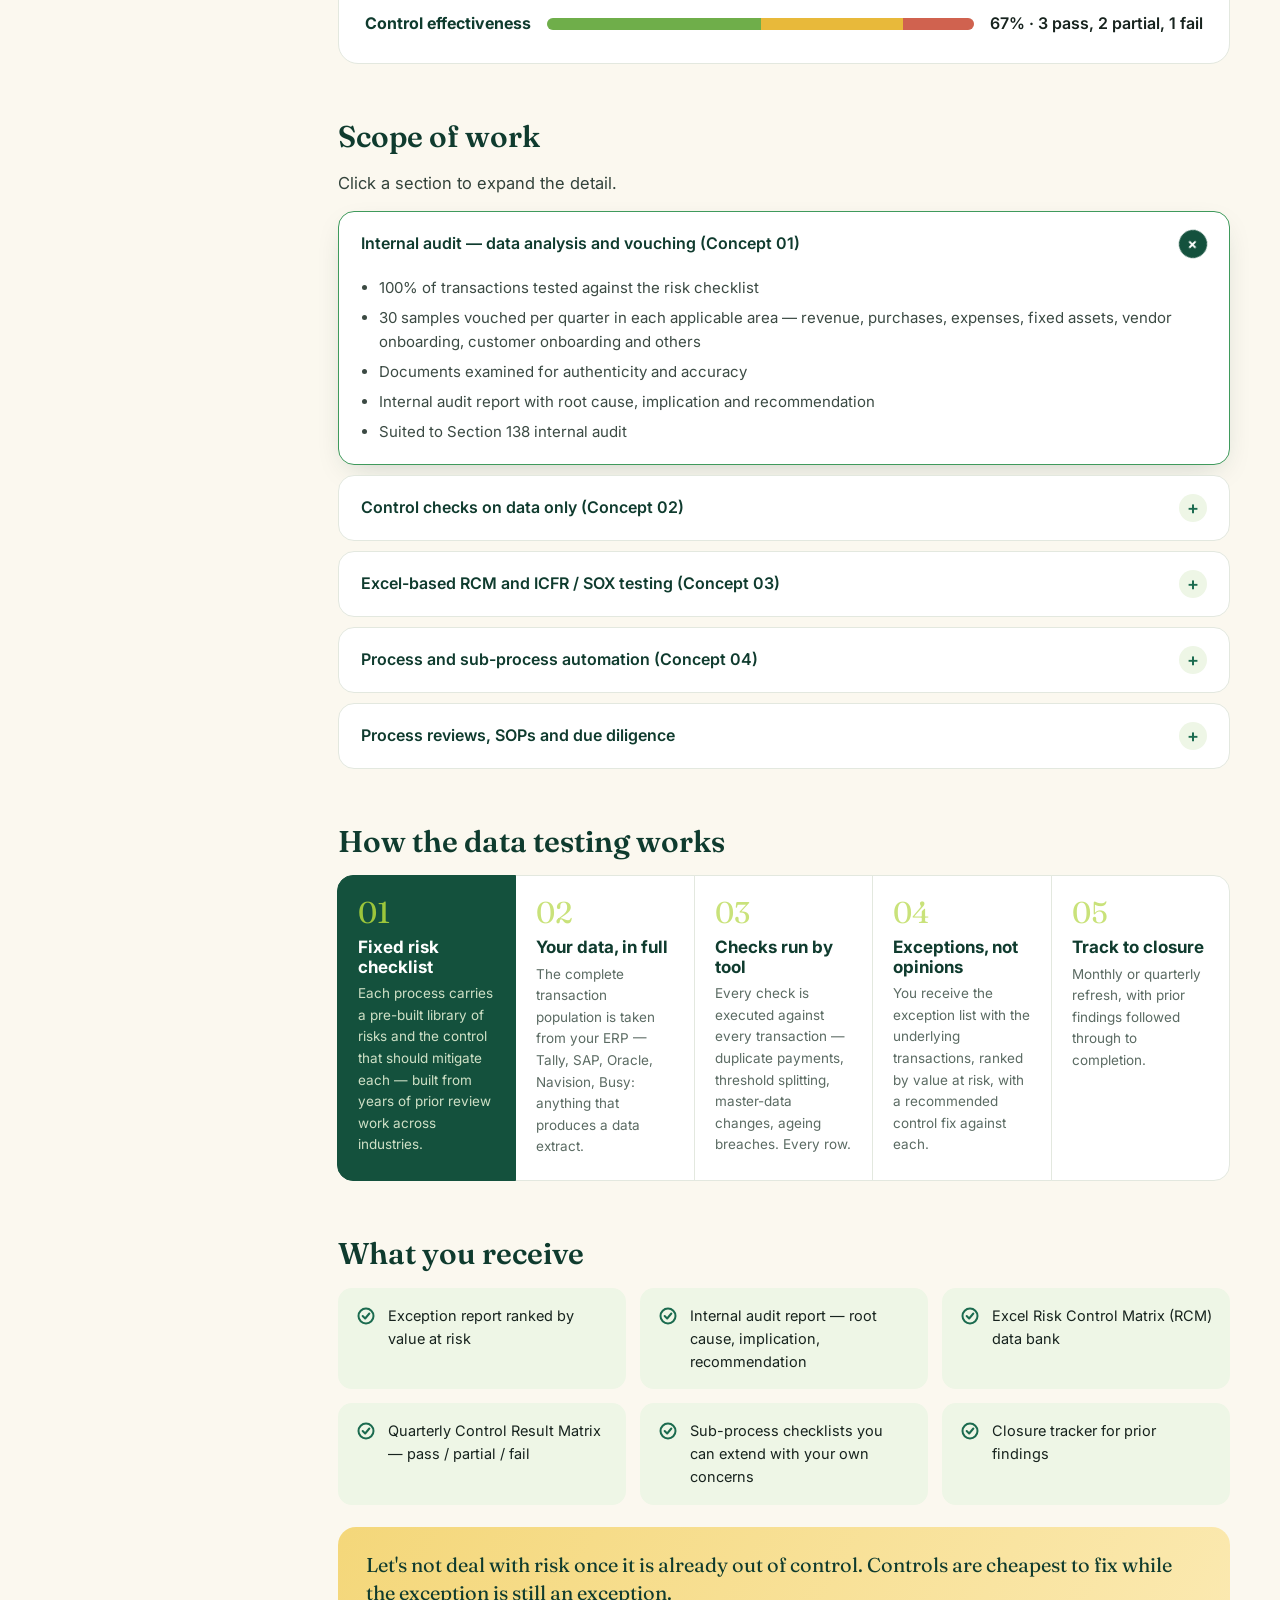
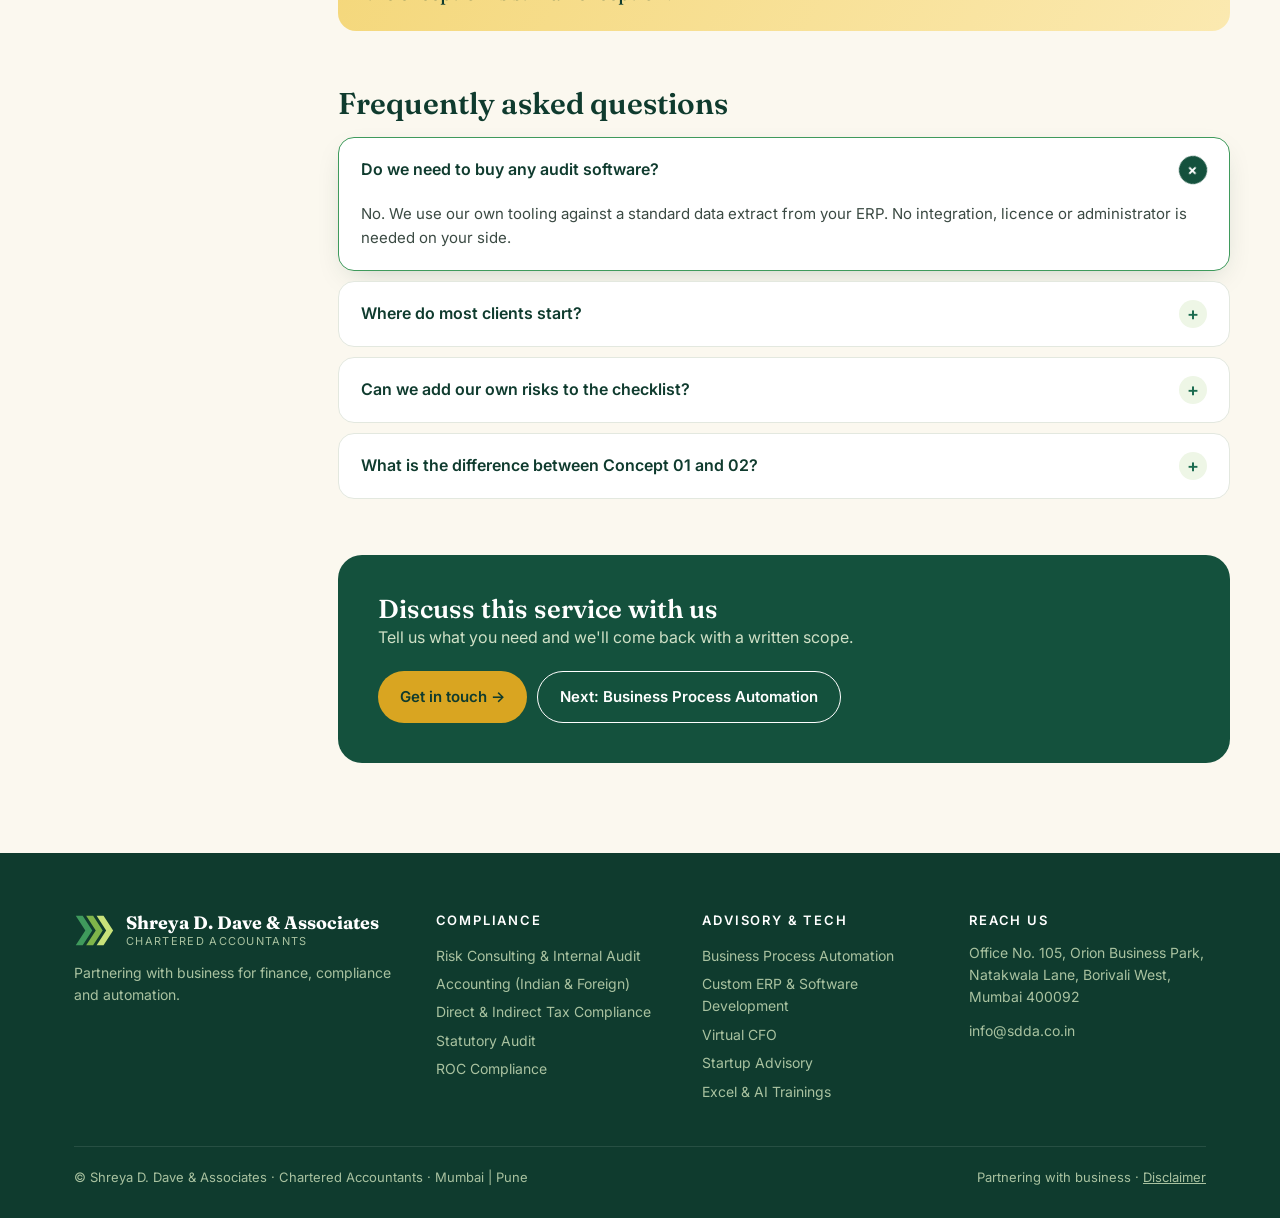
<file: internal-audit.html>
<!doctype html>
<html lang="en-IN">
<head>
<meta charset="utf-8">
<meta name="viewport" content="width=device-width, initial-scale=1">
<title>Internal Audit · Shreya D. Dave &amp; Associates</title>
<meta name="robots" content="noindex">
<link rel="canonical" href="index.html#service-internal-audit">
<meta http-equiv="refresh" content="0; url=index.html#service-internal-audit">
<script>location.replace('index.html#service-internal-audit' + (location.search ? '' : ''));</script>
</head>
<body style="font-family:system-ui,sans-serif;background:#fbf8ef;color:#17231e;padding:40px">
<p>This page has moved. <a href="index.html#service-internal-audit">Continue to Internal Audit</a>.</p>
</body>
</html>
</file>
<file: assets/css/site.css>
:root{
  --g900:#0f3b2e; --g800:#14513d; --g700:#1b6b4f; --g500:#3f9a5c; --lime:#9cc63b; --lime2:#c9e27a;
  --gold:#d9a521; --gold2:#f4d77a; --cream:#fbf8ef; --mint:#eef6e6; --ink:#17231e; --mute:#5b6b63; --line:#e3e8df; --white:#fff;
  --r:16px; --shadow:0 10px 30px -12px rgba(15,59,46,.25);
}
*{box-sizing:border-box;margin:0;padding:0}
html{scroll-behavior:smooth}
body{font-family:Inter,system-ui,sans-serif;color:var(--ink);background:var(--cream);line-height:1.6;-webkit-font-smoothing:antialiased}
h1,h2,h3,h4{font-family:Fraunces,Georgia,serif;color:var(--g900);line-height:1.15;font-weight:600}
a{color:inherit}
button{font:inherit;cursor:pointer;border:none;background:none;color:inherit}
.wrap{max-width:1180px;margin:0 auto;padding:0 24px}
.eyebrow{font-size:12px;letter-spacing:.18em;text-transform:uppercase;font-weight:700;color:var(--gold)}
.btn{display:inline-flex;align-items:center;gap:8px;padding:13px 22px;border-radius:999px;font-weight:600;font-size:15px;transition:.25s;text-decoration:none}
.btn-primary{background:var(--g800);color:#fff}.btn-primary:hover{background:var(--g900);transform:translateY(-2px);box-shadow:var(--shadow)}
.btn-gold{background:var(--gold);color:var(--g900)}.btn-gold:hover{background:var(--gold2);transform:translateY(-2px)}
.btn-ghost{border:1.5px solid currentColor}.btn-ghost:hover{background:rgba(255,255,255,.1)}
.chip{display:inline-block;padding:5px 12px;border-radius:999px;font-size:12.5px;font-weight:600;background:var(--mint);color:var(--g800)}

/* NAV */
header{position:sticky;top:0;z-index:50;background:rgba(251,248,239,.88);backdrop-filter:blur(12px);border-bottom:1px solid transparent;transition:.3s}
header.scrolled{border-bottom-color:var(--line);box-shadow:0 4px 20px -14px rgba(0,0,0,.3)}
.nav{display:flex;align-items:center;justify-content:space-between;height:72px}
.brand{display:flex;align-items:center;gap:12px;text-decoration:none;cursor:pointer}
.brand-t{line-height:1.1}.brand-t b{font-family:Fraunces,serif;font-size:18px;color:var(--g900);display:block}.brand-t span{font-size:11px;letter-spacing:.12em;text-transform:uppercase;color:var(--mute)}
.navlinks{display:flex;gap:4px;align-items:center}
.navlinks a{padding:8px 14px;border-radius:999px;font-size:14.5px;font-weight:500;text-decoration:none;color:var(--ink);transition:.2s}
.navlinks a:hover,.navlinks a.on{background:var(--mint);color:var(--g800)}
.burger{display:none;width:42px;height:42px;border-radius:10px;background:var(--mint)}
.dd{position:relative}
.ddmenu{position:absolute;top:calc(100% + 10px);left:50%;transform:translateX(-50%) translateY(8px);background:#fff;border-radius:18px;box-shadow:0 30px 60px -20px rgba(15,59,46,.35);padding:14px;display:grid;grid-template-columns:1fr 1fr;gap:4px;width:560px;opacity:0;pointer-events:none;transition:.22s}
.dd:hover .ddmenu,.dd:focus-within .ddmenu{opacity:1;pointer-events:auto;transform:translateX(-50%) translateY(0)}
.ddmenu a{display:flex;gap:10px;align-items:flex-start;padding:10px 12px;border-radius:12px}
.ddmenu a small{display:block;color:var(--mute);font-size:12px;font-weight:400}
.ddmenu .ic{flex:none;width:30px;height:30px;border-radius:9px;background:var(--mint);display:grid;place-items:center;color:var(--g700)}
.ddmenu .ic svg{width:17px;height:17px}

/* VIEWS */
.view{display:none;animation:fade .45s ease}
.view.active{display:block}
@keyframes fade{from{opacity:0;transform:translateY(10px)}to{opacity:1;transform:none}}
section{padding:90px 0}
.sec-head{max-width:720px;margin-bottom:46px}
.sec-head h2{font-size:clamp(30px,4vw,44px);margin:10px 0 14px}
.sec-head p{color:var(--mute);font-size:17px}
.reveal{opacity:0;transform:translateY(24px);transition:opacity .7s ease,transform .7s ease}
.reveal.in{opacity:1;transform:none}

/* HERO */
.hero{position:relative;overflow:hidden;background:radial-gradient(1200px 500px at 85% -10%,#e5f1d6 0,transparent 60%),var(--cream);padding:80px 0 100px}
.hero-grid{display:grid;grid-template-columns:1.15fr .85fr;gap:50px;align-items:center}
.hero h1{font-size:clamp(40px,5.6vw,68px);letter-spacing:-.02em}
.hero h1 em{font-style:italic;color:var(--g500)}
.hero p.lead{font-size:19px;color:var(--mute);margin:22px 0 32px;max-width:560px}
.rotator{display:inline-block;position:relative;color:var(--g700);border-bottom:3px solid var(--lime);min-width:10ch}
.hero-cta{display:flex;gap:12px;flex-wrap:wrap}
.hero-visual{position:relative;height:440px}
.chev{position:absolute;inset:0;display:flex;align-items:center;justify-content:center}
.chev svg{width:100%;max-width:420px;overflow:visible}
.chev path{animation:chevIn 1.2s cubic-bezier(.2,.8,.2,1) both}
.chev path:nth-child(2){animation-delay:.15s}.chev path:nth-child(3){animation-delay:.3s}
@keyframes chevIn{from{opacity:0;transform:translateX(-60px)}to{opacity:1;transform:none}}
.float{position:absolute;background:#fff;border-radius:14px;box-shadow:var(--shadow);padding:14px 16px;font-size:13px;animation:bob 5s ease-in-out infinite}
.float b{display:block;font-family:Fraunces,serif;font-size:22px;color:var(--g800)}
.f1{top:20px;right:10px}.f2{bottom:40px;left:0;animation-delay:1.5s}.f3{bottom:0;right:30px;animation-delay:3s}
@keyframes bob{50%{transform:translateY(-10px)}}
.ticker{background:var(--g900);color:#cfe3c4;overflow:hidden;white-space:nowrap;padding:16px 0;font-size:14px;letter-spacing:.06em}
.ticker-inner{display:inline-block;animation:tick 40s linear infinite}
.ticker span{margin:0 26px}.ticker span::before{content:"◆";color:var(--lime);margin-right:26px;font-size:9px;vertical-align:middle}
@keyframes tick{to{transform:translateX(-50%)}}

/* STATS */
.stats{display:grid;grid-template-columns:1fr 1fr;gap:16px}
.intro-grid{display:grid;grid-template-columns:1.1fr .9fr;gap:50px;align-items:center}
.models{display:grid;grid-template-columns:repeat(3,1fr);gap:18px}
.model{background:#fff;border:1px solid var(--line);border-radius:20px;padding:28px;transition:.3s}
.model:hover{transform:translateY(-4px);box-shadow:var(--shadow)}
.model .ic{width:48px;height:48px;border-radius:14px;background:var(--mint);display:grid;place-items:center;color:var(--g700);margin-bottom:16px}
.model .ic svg{width:24px;height:24px}
.model h3{font-size:21px;margin-bottom:8px}.model p{color:var(--mute);font-size:14.5px}
.model ul{list-style:none;margin-top:14px;display:grid;gap:6px;font-size:14px}
.model li::before{content:"✓ ";color:var(--g500);font-weight:700}
.two-col{display:grid;grid-template-columns:1fr 1fr;gap:50px}
.sys span{background:var(--g900);color:#dbe8d4;border-color:var(--g900)}
.sys span:hover{background:var(--lime);color:var(--g900)}
.stat{background:#fff;border-radius:var(--r);padding:28px;border:1px solid var(--line)}
.stat b{font-family:Fraunces,serif;font-size:44px;color:var(--g800);display:block;line-height:1}
.stat span{color:var(--mute);font-size:14px}

/* SERVICES GRID */
.filters{display:flex;gap:8px;flex-wrap:wrap;margin-bottom:28px}
.filters button{padding:9px 18px;border-radius:999px;border:1.5px solid var(--line);background:#fff;font-weight:600;font-size:14px;transition:.2s}
.filters button.on,.filters button:hover{background:var(--g800);border-color:var(--g800);color:#fff}
.sgrid{display:grid;grid-template-columns:repeat(3,1fr);gap:20px}
.scard{position:relative;background:#fff;border:1px solid var(--line);border-radius:20px;padding:28px;cursor:pointer;transition:.3s;overflow:hidden;text-align:left;display:flex;flex-direction:column}
.scard::before{content:"";position:absolute;inset:0;background:radial-gradient(320px circle at var(--mx,50%) var(--my,0%),rgba(156,198,59,.16),transparent 60%);opacity:0;transition:opacity .35s;z-index:0;pointer-events:none}
.scard::after{content:"";position:absolute;left:0;top:0;height:4px;width:100%;background:linear-gradient(90deg,var(--g700),var(--lime));transform:scaleX(0);transform-origin:left;transition:transform .45s cubic-bezier(.2,.8,.2,1);z-index:2}
.scard:hover{transform:translateY(-6px);box-shadow:var(--shadow);border-color:rgba(156,198,59,.55)}
.scard:hover::before{opacity:1}
.scard:hover::after{transform:scaleX(1)}
.scard>*{position:relative;z-index:1}
.scard .more{transition:gap .3s,color .3s}
.scard:hover .more{gap:12px;color:var(--g800)}
.scard .ic{width:52px;height:52px;border-radius:14px;background:var(--mint);display:grid;place-items:center;color:var(--g700);margin-bottom:18px;transition:.3s}
.scard:hover .ic{background:var(--g800);color:var(--lime);transform:rotate(-8deg) scale(1.08)}
.scard .ic svg{width:26px;height:26px}
.scard h3{font-size:21px;margin-bottom:8px}
.scard p{color:var(--mute);font-size:14.5px;flex:1}
.scard .more{margin-top:18px;font-weight:600;font-size:14px;color:var(--g700);display:flex;align-items:center;gap:6px}
.scard .tag{position:absolute;top:22px;right:22px;font-size:11px;font-weight:700;letter-spacing:.08em;text-transform:uppercase;color:var(--gold)}
.scard.hide{display:none}
.scta{grid-column:span 2;background:linear-gradient(135deg,var(--g800),var(--g900));border-radius:20px;padding:30px;color:#cfe0c6;display:flex;flex-direction:column;justify-content:center;gap:10px}.scta h3{color:#fff;font-size:24px}.scta.hide{display:none}
@media(max-width:600px){.scta{grid-column:auto}}
.new-badge{background:var(--gold);color:var(--g900);border-radius:999px;padding:3px 9px;font-size:10.5px;font-weight:700;letter-spacing:.06em}

/* APART */
.dark{background:var(--g900);color:#dbe8d4}
.dark h2,.dark h3{color:#fff}
.dark .sec-head p{color:#a9c2a0}
.apart{display:grid;grid-template-columns:repeat(3,1fr);gap:18px}
.ap{border:1px solid rgba(255,255,255,.12);border-radius:18px;padding:26px;transition:.3s;background:rgba(255,255,255,.02)}
.ap:hover{background:rgba(156,198,59,.1);border-color:var(--lime)}
.ap .n{font-family:Fraunces,serif;color:var(--lime);font-size:15px}
.ap h3{font-size:20px;margin:10px 0 6px}
.ap p{font-size:14.5px;color:#a9c2a0}

/* QUIZ */
.quiz{background:#fff;border-radius:24px;border:1px solid var(--line);padding:40px;display:grid;grid-template-columns:.9fr 1.1fr;gap:40px;box-shadow:var(--shadow)}
.qopts{display:grid;gap:10px}
.qopt{text-align:left;padding:14px 18px;border-radius:14px;border:1.5px solid var(--line);font-weight:500;transition:.2s;display:flex;align-items:center;gap:12px;background:#fff}
.qopt:hover{border-color:var(--g500);background:var(--mint)}
.qopt.on{border-color:var(--g800);background:var(--g800);color:#fff}
.qopt .dot{width:18px;height:18px;border-radius:50%;border:2px solid currentColor;flex:none;opacity:.5}
.qopt.on .dot{background:var(--lime);border-color:var(--lime);opacity:1}
.qres{background:var(--mint);border-radius:18px;padding:28px;min-height:100%}
.qres h3{font-size:24px;margin:8px 0 10px}
.qres .pill-row{display:flex;flex-wrap:wrap;gap:8px;margin:16px 0}
.qres .pill-row button{background:#fff;border-radius:999px;padding:8px 14px;font-weight:600;font-size:13.5px;color:var(--g800);transition:.2s}
.qres .pill-row button:hover{background:var(--g800);color:#fff}

/* INDUSTRIES: single line */
.ind-line-sec{padding:0 0 64px}
.ind-line{display:flex;flex-wrap:wrap;align-items:baseline;gap:8px 18px;padding:18px 0;border-top:1px solid var(--line);border-bottom:1px solid var(--line);margin:0}
.ind-line .eyebrow{flex:none}
.ind-list{color:var(--g800);font-weight:500;font-size:15px;line-height:1.7}

/* ABOUT */
.about-grid{display:grid;grid-template-columns:1fr 1fr;gap:50px;align-items:start}
.founder{background:linear-gradient(160deg,var(--g800),var(--g900));color:#dbe8d4;border-radius:24px;padding:36px;position:relative;overflow:hidden}
.founder h3{color:#fff;font-size:26px}
.founder .role{color:var(--lime);font-weight:600;font-size:14px;margin:4px 0 18px}
.founder ul{list-style:none;display:grid;gap:12px;margin-top:20px}
.founder li{display:flex;gap:12px;font-size:14.5px}
.founder li::before{content:"";flex:none;width:8px;height:8px;margin-top:8px;border-radius:2px;background:var(--gold);transform:rotate(45deg)}
.timeline{position:relative;padding-left:28px;margin-top:10px}
.timeline::before{content:"";position:absolute;left:7px;top:6px;bottom:6px;width:2px;background:var(--line)}
.tl{position:relative;padding:0 0 26px}
.tl::before{content:"";position:absolute;left:-27px;top:5px;width:14px;height:14px;border-radius:50%;background:#fff;border:3px solid var(--g500)}
.tl b{color:var(--g900);font-family:Fraunces,serif;font-size:18px}
.tl p{color:var(--mute);font-size:14.5px}
.vm{display:grid;grid-template-columns:1fr 1fr;gap:20px;margin-top:40px}
.vm>div{border-radius:20px;padding:30px;background:#fff;border:1px solid var(--line)}
.vm>div:first-child{background:var(--mint);border-color:transparent}
.vm p{font-family:Fraunces,serif;font-size:19px;color:var(--g800);margin-top:10px;line-height:1.45}
.team-mix{display:grid;grid-template-columns:repeat(4,1fr);gap:14px;margin-top:22px}
.team-mix div{background:#fff;border:1px solid var(--line);border-radius:14px;padding:18px;text-align:center;font-weight:600;color:var(--g800);font-size:14px}
.team-mix div b{display:block;font-family:Fraunces,serif;font-size:26px;color:var(--gold)}

/* SERVICE DETAIL */
.sd-hero{background:var(--g900);color:#dbe8d4;padding:56px 0 70px;position:relative;overflow:hidden}
.sd-hero::after{content:"";position:absolute;right:-120px;top:-120px;width:420px;height:420px;border-radius:50%;background:radial-gradient(circle,rgba(156,198,59,.25),transparent 70%)}
.crumb{font-size:13.5px;color:#a9c2a0;margin-bottom:22px}
.crumb a{cursor:pointer;text-decoration:none;color:var(--lime)}
.sd-hero h1{color:#fff;font-size:clamp(34px,4.6vw,56px);max-width:820px}
.sd-hero p{font-size:18.5px;max-width:720px;margin-top:16px;color:#cfe0c6}
.sd-hero .ic{width:64px;height:64px;border-radius:18px;background:var(--lime);color:var(--g900);display:grid;place-items:center;margin-bottom:22px}
.sd-hero .ic svg{width:32px;height:32px}
.sd-hl{display:flex;gap:12px;flex-wrap:wrap;margin-top:26px}
.sd-hl span{background:rgba(255,255,255,.08);border:1px solid rgba(255,255,255,.15);border-radius:999px;padding:7px 15px;font-size:13.5px}
.sd-body{display:grid;grid-template-columns:240px 1fr;gap:48px;padding:56px 0 90px}
.sd-toc{position:sticky;top:96px;align-self:start;display:grid;gap:4px}
.sd-toc a{padding:9px 14px;border-radius:10px;font-size:14px;font-weight:500;color:var(--mute);text-decoration:none;cursor:pointer;border-left:3px solid transparent;transition:.2s}
.sd-toc a:hover,.sd-toc a.on{background:#fff;color:var(--g800);border-left-color:var(--lime)}
.sd-toc .other{margin-top:20px;padding-top:16px;border-top:1px solid var(--line);font-size:12px;letter-spacing:.12em;text-transform:uppercase;color:var(--gold);font-weight:700;padding-left:14px}
.blk{margin-bottom:56px;scroll-margin-top:96px}
.blk>h2{font-size:30px;margin-bottom:16px}
.blk>p{color:#33433b;font-size:16.5px;margin-bottom:14px;max-width:780px}
.who{display:grid;grid-template-columns:repeat(auto-fit,minmax(220px,1fr));gap:14px}
.who div{background:#fff;border:1px solid var(--line);border-radius:14px;padding:18px;font-size:14.5px}
.who div b{display:block;color:var(--g800);margin-bottom:4px}
.acc{display:grid;gap:10px}
.acc-i{background:#fff;border:1px solid var(--line);border-radius:16px;overflow:hidden;transition:.25s}
.acc-i.open{border-color:var(--g500);box-shadow:var(--shadow)}
.acc-h{width:100%;display:flex;justify-content:space-between;align-items:center;padding:18px 22px;text-align:left;font-weight:600;font-size:16px;color:var(--g900);gap:14px}
.acc-h .pm{flex:none;width:28px;height:28px;border-radius:50%;background:var(--mint);display:grid;place-items:center;transition:.3s;font-size:18px;color:var(--g700)}
.acc-i.open .pm{transform:rotate(45deg);background:var(--g800);color:#fff}
.acc-b{max-height:0;overflow:hidden;transition:max-height .4s ease}
.acc-b-in{padding:0 22px 20px;color:#3b4a43;font-size:15px}
.acc-b-in ul{padding-left:18px;display:grid;gap:6px}
.steps{display:grid;grid-template-columns:repeat(auto-fit,minmax(170px,1fr));gap:0;counter-reset:s;position:relative}
.step{padding:22px 20px;background:#fff;border:1px solid var(--line);margin-left:-1px;position:relative;cursor:pointer;transition:.25s}
.step:first-child{border-radius:16px 0 0 16px}.step:last-child{border-radius:0 16px 16px 0}
.step .num{font-family:Fraunces,serif;font-size:30px;color:var(--lime2);line-height:1;transition:.25s}
.step h4{font-size:17px;margin:10px 0 6px;font-family:Inter,sans-serif;font-weight:700}
.step p{font-size:13.5px;color:var(--mute)}
.step.on,.step:hover{background:var(--g800);border-color:var(--g800);z-index:1}
.step.on h4,.step:hover h4{color:#fff}.step.on p,.step:hover p{color:#cfe0c6}.step.on .num,.step:hover .num{color:var(--lime)}
.deliv{display:grid;grid-template-columns:repeat(auto-fit,minmax(240px,1fr));gap:14px}
.deliv div{display:flex;gap:12px;align-items:flex-start;background:var(--mint);border-radius:14px;padding:16px 18px;font-size:14.5px}
.deliv svg{flex:none;width:20px;height:20px;color:var(--g700);margin-top:2px}
.callout{background:linear-gradient(120deg,var(--gold2),#fbe9b0);border-radius:18px;padding:24px 28px;color:var(--g900);font-family:Fraunces,serif;font-size:20px;line-height:1.4;margin:10px 0 0}
.cta-band{background:var(--g800);border-radius:24px;padding:40px;color:#fff;display:flex;justify-content:space-between;align-items:center;gap:20px;flex-wrap:wrap}
.cta-band h3{color:#fff;font-size:26px}.cta-band p{color:#cfe0c6}

/* widgets */
.wbox{background:#fff;border:1px solid var(--line);border-radius:20px;padding:26px}
.tabs{display:flex;gap:6px;flex-wrap:wrap;margin-bottom:18px}
.tabs button{padding:10px 16px;border-radius:12px;background:var(--mint);font-weight:600;font-size:14px;color:var(--g800);transition:.2s}
.tabs button.on{background:var(--g800);color:#fff}
.tabpane h3{font-size:22px;margin-bottom:8px}
.tabpane ul{padding-left:18px;display:grid;gap:7px;margin:12px 0;font-size:15px}
.tabpane .badge{display:inline-block;margin-top:6px;background:var(--gold);color:var(--g900);font-weight:700;font-size:12px;padding:5px 12px;border-radius:999px}
.areas{display:grid;grid-template-columns:repeat(3,1fr);gap:10px}
.area{padding:16px;border-radius:14px;border:1.5px solid var(--line);background:#fff;text-align:left;font-weight:600;font-size:14.5px;color:var(--g900);transition:.2s}
.area:hover{border-color:var(--g500)}
.area.on{background:var(--g800);color:#fff;border-color:var(--g800)}
.area-detail{margin-top:14px;background:var(--mint);border-radius:14px;padding:18px 20px;font-size:15px;min-height:76px}
.area-detail b{color:var(--g800)}
.matrix{width:100%;border-collapse:collapse;font-size:14px;margin-top:6px}
.matrix th{text-align:left;font-size:12px;letter-spacing:.08em;text-transform:uppercase;color:var(--mute);padding:10px;border-bottom:2px solid var(--line)}
.matrix td{padding:12px 10px;border-bottom:1px solid var(--line)}
.res{display:inline-block;padding:4px 12px;border-radius:999px;font-weight:700;font-size:12px;cursor:pointer;user-select:none;transition:.2s;min-width:70px;text-align:center}
.res.Pass{background:#dcefcf;color:#2d6b1e}.res.Partial{background:#fbecc0;color:#8a6200}.res.Fail{background:#f6d2cc;color:#9b2c1c}
.score{display:flex;gap:16px;margin-top:16px;align-items:center;flex-wrap:wrap}
.bar{flex:1;min-width:200px;height:12px;border-radius:999px;background:var(--line);overflow:hidden;display:flex}
.bar i{display:block;height:100%;transition:width .4s}
.calc{display:grid;grid-template-columns:1fr 1fr;gap:28px;align-items:center}
.calc label{display:block;font-size:14px;font-weight:600;color:var(--g900);margin:14px 0 6px}
.calc label span{float:right;color:var(--g700);font-family:Fraunces,serif;font-size:17px}
input[type=range]{width:100%;accent-color:var(--g700)}
.calc-out{background:var(--g900);color:#cfe0c6;border-radius:18px;padding:26px;text-align:center}
.calc-out b{display:block;font-family:Fraunces,serif;color:var(--lime);font-size:52px;line-height:1.1}
.calc-out small{display:block;margin-top:10px;font-size:12px;opacity:.7}
.mods{display:grid;grid-template-columns:repeat(auto-fill,minmax(190px,1fr));gap:10px}
.mod{padding:14px 16px;border-radius:14px;border:1.5px solid var(--line);background:#fff;text-align:left;transition:.2s;position:relative}
.mod b{display:block;color:var(--g900);font-size:14.5px}.mod small{color:var(--mute);font-size:12.5px;display:block;margin-top:2px}
.mod.on{border-color:var(--g700);background:var(--mint)}
.mod.on::after{content:"✓";position:absolute;top:10px;right:12px;width:22px;height:22px;border-radius:50%;background:var(--g700);color:#fff;display:grid;place-items:center;font-size:12px}
.erp-sum{margin-top:18px;display:flex;justify-content:space-between;align-items:center;gap:16px;flex-wrap:wrap;background:var(--g900);color:#cfe0c6;border-radius:16px;padding:18px 22px}
.erp-sum b{color:var(--lime);font-family:Fraunces,serif;font-size:22px}
.cal-months{display:flex;gap:6px;flex-wrap:wrap;margin-bottom:16px}
.cal-months button{padding:8px 12px;border-radius:10px;background:var(--mint);font-weight:600;font-size:13px;color:var(--g800)}
.cal-months button.on{background:var(--g800);color:#fff}
.due{display:grid;gap:8px}
.due div{display:flex;gap:14px;align-items:center;padding:12px 16px;border-radius:12px;background:var(--cream);border:1px solid var(--line);font-size:14.5px}
.due .d{flex:none;width:52px;text-align:center;font-family:Fraunces,serif;font-size:22px;color:var(--g800);line-height:1}
.due .d small{display:block;font-family:Inter;font-size:10px;letter-spacing:.1em;color:var(--mute)}
.due .t{font-size:11px;font-weight:700;padding:3px 9px;border-radius:999px;margin-left:auto;flex:none}
.t-gst{background:#e5f1d6;color:#2d6b1e}.t-tds{background:#fbecc0;color:#8a6200}.t-it{background:#dbe8f5;color:#24507a}.t-roc{background:#efe0f3;color:#6a2c7a}
.stage{display:grid;grid-template-columns:repeat(4,1fr);gap:10px}
.note{font-size:12.5px;color:var(--mute);margin-top:12px}

/* CONTACT */
.contact-grid{display:grid;grid-template-columns:.9fr 1.1fr;gap:40px}
.cinfo{display:grid;gap:14px;align-content:start}
.cinfo>div{background:#fff;border:1px solid var(--line);border-radius:16px;padding:20px;display:flex;gap:14px}
.cinfo svg{flex:none;width:22px;height:22px;color:var(--g700)}
.cinfo b{display:block;color:var(--g900)}
.cinfo span{font-size:14.5px;color:var(--mute)}
form{background:#fff;border:1px solid var(--line);border-radius:20px;padding:30px;display:grid;gap:14px}
form .row{display:grid;grid-template-columns:1fr 1fr;gap:14px}
form label{font-size:13px;font-weight:600;color:var(--g900);display:grid;gap:6px}
input,select,textarea{font:inherit;padding:12px 14px;border-radius:12px;border:1.5px solid var(--line);background:var(--cream);color:var(--ink);outline:none;transition:.2s}
input:focus,select:focus,textarea:focus{border-color:var(--g500);background:#fff}
.svc-pick{display:flex;flex-wrap:wrap;gap:8px}
.svc-pick button{padding:7px 13px;border-radius:999px;border:1.5px solid var(--line);font-size:13px;font-weight:600;background:#fff}
.svc-pick button.on{background:var(--g800);border-color:var(--g800);color:#fff}
.sent{display:none;background:var(--mint);border-radius:14px;padding:18px;font-size:14.5px}
.sent pre{white-space:pre-wrap;font-family:inherit;background:#fff;border-radius:10px;padding:12px;margin:10px 0;font-size:13.5px;max-height:180px;overflow:auto}

footer{background:var(--g900);color:#a9c2a0;padding:60px 0 30px;font-size:14px}
.fgrid{display:grid;grid-template-columns:1.4fr 1fr 1fr 1fr;gap:30px}
footer h4{color:#fff;font-family:Inter;font-size:13px;letter-spacing:.14em;text-transform:uppercase;margin-bottom:14px}
footer a{display:block;text-decoration:none;padding:3px 0;cursor:pointer;transition:.2s}
footer a:hover{color:var(--lime)}
.fbot{border-top:1px solid rgba(255,255,255,.1);margin-top:40px;padding-top:20px;display:flex;justify-content:space-between;flex-wrap:wrap;gap:10px;font-size:13px}
.totop{position:fixed;right:22px;bottom:22px;width:48px;height:48px;border-radius:50%;background:var(--gold);color:var(--g900);display:grid;place-items:center;box-shadow:var(--shadow);opacity:0;pointer-events:none;transition:.3s;z-index:40}
.totop.show{opacity:1;pointer-events:auto}
.progress{position:fixed;top:0;left:0;height:3px;background:linear-gradient(90deg,var(--g500),var(--lime),var(--gold));z-index:60;width:0}

@media(max-width:960px){
  .intro-grid,.two-col,.hero-grid,.about-grid,.contact-grid,.quiz,.calc{grid-template-columns:1fr}
  .hero-visual{height:300px}
  .sgrid,.apart{grid-template-columns:1fr 1fr}
  .stats,.team-mix{grid-template-columns:1fr 1fr}
  .sd-body{grid-template-columns:1fr}
  .sd-toc{display:none}
  .areas{grid-template-columns:1fr 1fr}
  .fgrid{grid-template-columns:1fr 1fr}
  .stage{grid-template-columns:1fr 1fr}
  .navlinks{position:fixed;top:72px;left:0;right:0;background:var(--cream);flex-direction:column;align-items:stretch;padding:14px;border-bottom:1px solid var(--line);display:none}
  .navlinks.open{display:flex}
  .ddmenu{display:none}
  .burger{display:grid;place-items:center}
  .step:first-child,.step:last-child{border-radius:0}
  .steps{gap:8px}.step{border-radius:14px!important;margin:0}
}
@media(max-width:600px){
  .sgrid,.apart,.vm,.areas,.models,form .row{grid-template-columns:1fr}
  section{padding:64px 0}
  .quiz{padding:24px}
}

/* =====================================================================
   Additions merged from the earlier SDDA site, styled in this theme
   ===================================================================== */
:root{
  --f-body:Inter,system-ui,sans-serif; --f-head:Fraunces,Georgia,serif; --f-mono:ui-monospace,"SFMono-Regular",Menlo,Consolas,monospace;
  --surface:#fff; --border:var(--line); --text-2:var(--mute); --accent:var(--g800); --bad:#c0392b;
  --slate-900:#0b2e24; --slate-800:#0f3b2e; --slate-700:#14513d; --emerald:#9cc63b;
}
img{max-width:100%;display:block}

/* mobile menu fix: a backdrop-filter on the header traps the fixed menu inside the 72px header */
@media(max-width:960px){
  header{backdrop-filter:none;-webkit-backdrop-filter:none;background:var(--cream)}
  .navlinks{max-height:calc(100vh - 72px);overflow-y:auto;box-shadow:0 20px 30px -20px rgba(0,0,0,.3)}
  .navlinks a{padding:12px 14px}
  .navlinks .dd > a{display:block}
}

/* hero: photos with the chevron mark and floating cards */
.hero-visual{height:460px}
.hero-photos{position:absolute;inset:0}
.hero-photos .hp{position:absolute;margin:0;border-radius:22px;overflow:hidden;box-shadow:0 30px 60px -24px rgba(15,59,46,.45);border:6px solid #fff;background:#e5f1d6}
.hero-photos .hp img{width:100%;height:100%;object-fit:cover;transition:transform .8s ease}
.hero-photos .hp:hover img{transform:scale(1.05)}
.hero-photos .hp-main{top:0;right:0;width:82%;height:72%}
.hero-photos .hp-ai{left:0;bottom:0;width:52%;height:46%}
.hero-photos .hp-dash{right:6%;bottom:2%;width:36%;height:30%}
.hero-photos .chev-mark{position:absolute;left:4%;top:6%;width:96px;filter:drop-shadow(0 10px 20px rgba(15,59,46,.25))}
.hero-photos .chev-mark path{animation:chevIn 1.2s cubic-bezier(.2,.8,.2,1) both}
.hero-photos .chev-mark path:nth-child(2){animation-delay:.15s}.hero-photos .chev-mark path:nth-child(3){animation-delay:.3s}
.hero-visual .float{z-index:2}
.hero-visual .f1{top:46%;right:auto;left:30%}
.hero-visual .f2{bottom:auto;top:62%;left:-10px}
.hero-visual .f3{bottom:-10px;right:-6px}
@media(max-width:960px){.hero-visual{height:380px;margin-top:10px}.hero-visual .f1{left:auto;right:8px;top:40%}}
@media(max-width:600px){.hero-visual{height:320px}.hero-photos .hp-dash{display:none}.hero-visual .f3{display:none}.hero-visual .f2{top:auto;bottom:4px;left:auto;right:8px}.hero-visual .f1{display:none}}

/* who we are: photo strip */
.intro-photos{display:grid;grid-template-columns:1.3fr 1fr;gap:14px;margin-top:28px}
.intro-photos img{width:100%;height:190px;object-fit:cover;border-radius:16px;border:1px solid var(--line)}
@media(max-width:600px){.intro-photos img{height:140px}}

/* service detail: photo banner on the specialised services */
.sd-photo{width:100%;height:260px;object-fit:cover;border-radius:20px;margin-bottom:22px;border:1px solid var(--line)}
@media(max-width:600px){.sd-photo{height:180px}}

/* contact: open in email app */
.sent .sent-actions{display:flex;gap:10px;flex-wrap:wrap}

/* ICAI disclaimer */
.disclaimer{position:fixed;inset:0;z-index:100;display:none;place-items:center;padding:16px;background:rgba(11,46,36,.72);backdrop-filter:blur(4px)}
.disclaimer.open{display:grid}
.disclaimer-box{background:#fff;border-radius:22px;max-width:580px;width:100%;padding:30px;max-height:90vh;overflow-y:auto;box-shadow:0 30px 60px rgba(0,0,0,.35)}
.disclaimer-box h3{font-size:26px;margin-bottom:10px}
.disclaimer-box p,.disclaimer-box li{color:#33433b;font-size:15px}
.disclaimer-box ul{padding-left:18px;display:grid;gap:6px;margin:12px 0 20px}
.fbot button{color:inherit;text-decoration:underline;font-size:13px}

/* flow graphic sits on a dark panel inside the light service page */
.flow-dark{background:linear-gradient(180deg,var(--slate-900),var(--slate-800));border-radius:22px;padding:34px 18px 18px}
.flow-dark .flow-label{color:var(--g900)}
.ba-pane--after .ba-cap--after,.ba-cap--after{color:var(--g900)}

/* ported components (pipeline graphic, before/after slider) */
/* ---------- Automation Flow graphic ---------- */
.flow {
  --f-card: #0f3d37;
  --f-line: rgba(169,206,72,.35);
  position: relative;
  display: grid;
  grid-template-columns: 1fr 64px 1fr;
  align-items: center;
  gap: 0;
  padding: 22px;
  border-radius: 18px;
  background: linear-gradient(160deg, rgba(255,255,255,.05), rgba(255,255,255,.015));
  border: 1px solid rgba(255,255,255,.08);
  box-shadow: 0 30px 60px -20px rgba(0,0,0,.6), inset 0 1px 0 rgba(255,255,255,.05);
  isolation: isolate;
}
.flow-label {
  position: absolute; top: -12px; left: 22px;
  font: 600 .68rem/1 var(--f-body); letter-spacing: .14em; text-transform: uppercase;
  color: #12524a; background: var(--emerald); padding: 6px 10px; border-radius: 99px;
}
.flow-card {
  position: relative;
  background: var(--f-card);
  border: 1px solid rgba(255,255,255,.08);
  border-radius: 12px;
  padding: 14px 14px 12px;
  font-size: .78rem;
  color: #cfe0d9;
  min-width: 0;
  transition: transform .35s ease, border-color .35s ease, box-shadow .35s ease;
}
.flow-card h4 {
  flex-wrap: wrap;
  font: 600 .7rem/1.2 var(--f-body); letter-spacing: .12em; text-transform: uppercase;
  color: #8fb3a7; margin: 0 0 10px; display: flex; align-items: center; justify-content: space-between; gap: 6px;
}
.flow-card .tag {
  white-space: nowrap;
  font: 500 .62rem/1 var(--f-mono); letter-spacing: 0; text-transform: none;
  padding: 3px 6px; border-radius: 4px; background: rgba(255,255,255,.06); color: #a9c3ba;
}
.flow-row { display: flex; justify-content: space-between; gap: 8px; padding: 5px 0; border-bottom: 1px dashed rgba(255,255,255,.07); font-family: var(--f-mono); font-size: .72rem; }
.flow-row:last-of-type { border-bottom: 0; }
.flow-row span:first-child { color: #9db5ad; font-family: var(--f-body); font-size: .74rem; white-space: nowrap; overflow: hidden; text-overflow: ellipsis; }
.flow-row b { font-weight: 500; color: #e7eeeb; white-space: nowrap; }
.flow-total { margin-top: 8px; padding-top: 8px; border-top: 1px solid rgba(255,255,255,.12); display: flex; justify-content: space-between; font: 600 .8rem/1 var(--f-mono); color: #fff; }

/* invoice side shimmer (being "read") */
.flow-card--in .scan {
  position: absolute; left: 0; right: 0; height: 36px; top: 0;
  background: linear-gradient(180deg, transparent, rgba(169,206,72,.18), transparent);
  border-radius: 12px; pointer-events: none;
  animation: scan 3.6s ease-in-out infinite;
}
@keyframes scan { 0% { transform: translateY(0); opacity: 0; } 15% { opacity: 1; } 85% { opacity: 1; } 100% { transform: translateY(190px); opacity: 0; } }

/* balance sheet side: rows fade in sequentially */
.flow-card--out .flow-row, .flow-card--out .flow-total { animation: rowIn 6s ease-in-out infinite both; }
.flow-card--out .flow-row:nth-of-type(1) { animation-delay: .2s; }
.flow-card--out .flow-row:nth-of-type(2) { animation-delay: .45s; }
.flow-card--out .flow-row:nth-of-type(3) { animation-delay: .7s; }
.flow-card--out .flow-row:nth-of-type(4) { animation-delay: .95s; }
.flow-card--out .flow-row:nth-of-type(5) { animation-delay: 1.2s; }
.flow-card--out .flow-total { animation-delay: 1.45s; }
@keyframes rowIn { 0%, 8% { opacity: .25; transform: translateX(-4px); } 20%, 88% { opacity: 1; transform: none; } 100% { opacity: .25; } }

.stamp {
  position: absolute; right: 10px; bottom: 34px;
  font: 700 .62rem/1 var(--f-head); letter-spacing: .16em; text-transform: uppercase;
  color: var(--emerald); border: 1.5px solid var(--emerald); border-radius: 6px;
  padding: 5px 7px; transform: rotate(-8deg); opacity: 0;
  animation: stamp 6s ease-in-out infinite; animation-delay: 1.8s;
  background: rgba(15,61,55,.85);
  display: flex; align-items: center; gap: 4px;
}
.stamp svg { width: 11px; height: 11px; }
@keyframes stamp { 0%, 6% { opacity: 0; transform: rotate(-8deg) scale(1.5); } 12%, 80% { opacity: 1; transform: rotate(-8deg) scale(1); } 92%, 100% { opacity: 0; transform: rotate(-8deg) scale(1); } }

/* pipe between cards */
.flow-pipe { position: relative; height: 100%; min-height: 200px; display: flex; flex-direction: column; justify-content: center; gap: 14px; }
.flow-pipe .lane { position: relative; height: 2px; background: rgba(255,255,255,.08); border-radius: 2px; overflow: hidden; }
.flow-pipe .lane::after {
  content: ""; position: absolute; top: 0; left: -40%; width: 40%; height: 100%;
  background: linear-gradient(90deg, transparent, var(--emerald), transparent);
  animation: flowLane 2.8s linear infinite;
  opacity: .55;
}
.flow-pipe .lane:nth-child(2)::after { animation-delay: .5s; }
.flow-pipe .lane:nth-child(3)::after { animation-delay: 1s; }
.flow-pipe .lane:nth-child(4)::after { animation-delay: 1.5s; }
.flow-pipe .lane:nth-child(5)::after { animation-delay: 2s; }
@keyframes flowLane { to { left: 100%; } }
.flow-pipe .node {
  position: absolute; left: 50%; top: 50%; transform: translate(-50%, -50%);
  width: 44px; height: 44px; border-radius: 12px;
  display: grid; place-items: center;
  background: #0b302b; border: 1px solid rgba(169,206,72,.45); color: var(--emerald);
  box-shadow: 0 0 0 6px rgba(169,206,72,.06);
  animation: nodePulse 2.8s ease-in-out infinite;
}
.flow-pipe .node svg { width: 20px; height: 20px; }
@keyframes nodePulse { 0%,100% { box-shadow: 0 0 0 6px rgba(169,206,72,.06); } 50% { box-shadow: 0 0 0 10px rgba(169,206,72,.12); } }

/* steps strip under the cards */
.flow-steps { grid-column: 1 / -1; display: grid; grid-template-columns: repeat(4, 1fr); gap: 8px; margin-top: 18px; }
.flow-step { font-size: .7rem; color: #8fb3a7; text-align: center; padding: 8px 4px; border-radius: 8px; background: rgba(255,255,255,.03); border: 1px solid rgba(255,255,255,.05); transition: color .3s, border-color .3s, background .3s; }
.flow-step b { display: block; font: 600 .82rem/1.2 var(--f-head); color: #e7eeeb; letter-spacing: .02em; }

/* hover: data pulses & flows faster, cards lift */
.flow:hover .flow-pipe .lane { background: rgba(169,206,72,.12); }
.flow:hover .flow-pipe .lane::after { animation-duration: 1.1s; opacity: 1; }
.flow:hover .flow-card--in { transform: translateX(-3px); border-color: rgba(169,206,72,.35); }
.flow:hover .flow-card--out { transform: translateX(3px); border-color: rgba(169,206,72,.55); box-shadow: 0 0 0 1px rgba(169,206,72,.2), 0 18px 40px -16px rgba(169,206,72,.45); }
.flow:hover .flow-card--in .flow-row b { animation: dataPulse 1.1s ease-in-out infinite; }
.flow:hover .flow-card--in .flow-row:nth-of-type(2) b { animation-delay: .15s; }
.flow:hover .flow-card--in .flow-row:nth-of-type(3) b { animation-delay: .3s; }
.flow:hover .flow-card--in .flow-row:nth-of-type(4) b { animation-delay: .45s; }
.flow:hover .flow-card--in .flow-row:nth-of-type(5) b { animation-delay: .6s; }
@keyframes dataPulse { 0%,100% { color: #e7eeeb; text-shadow: none; } 50% { color: var(--emerald); text-shadow: 0 0 10px rgba(169,206,72,.6); } }
.flow:hover .flow-step { color: #bfe9d6; border-color: rgba(169,206,72,.2); }
.flow .flow-step.is-active { background: rgba(169,206,72,.12); border-color: rgba(169,206,72,.4); color: #d5f5e6; }

/* flying data packets (JS adds them) */
.packet {
  position: absolute; z-index: 2; pointer-events: none;
  font: 500 .62rem/1 var(--f-mono); color: #12524a;
  background: var(--emerald); padding: 3px 6px; border-radius: 4px;
  box-shadow: 0 0 12px rgba(169,206,72,.6);
  animation: packet 1.1s cubic-bezier(.5,0,.3,1) forwards;
}
@keyframes packet {
  0% { opacity: 0; transform: translate(0, 0) scale(.8); }
  15% { opacity: 1; }
  85% { opacity: 1; }
  100% { opacity: 0; transform: translate(var(--dx), var(--dy)) scale(1); }
}

@media (max-width: 560px) {
  .flow { grid-template-columns: 1fr; padding: 18px 14px; }
  .flow-pipe { min-height: 64px; flex-direction: row; gap: 10px; justify-content: center; }
  .flow-pipe .lane { width: 2px; height: 48px; }
  .flow-pipe .lane::after { left: 0; top: -40%; width: 100%; height: 40%; background: linear-gradient(180deg, transparent, var(--emerald), transparent); animation-name: flowLaneV; }
  .flow-steps { grid-template-columns: repeat(2, 1fr); }
}
@keyframes flowLaneV { from { top: -40%; } to { top: 100%; } }

@media (prefers-reduced-motion: reduce) {
  *, *::before, *::after { animation-duration: 0.001ms !important; animation-iteration-count: 1 !important; transition: none !important; }
  .stamp { opacity: 1; }
}

/* ---------- ERP Before / After ---------- */
.ba { position: relative; }
.ba-tabs {
  display: inline-flex; padding: 4px; gap: 4px; border-radius: 10px;
  background: var(--surface); border: 1px solid var(--border); margin-bottom: 16px;
}
.ba-tab {
  font: 600 .9rem/1 var(--f-body); padding: 10px 16px; border-radius: 7px; border: 0; cursor: pointer;
  background: transparent; color: var(--text-2); display: inline-flex; align-items: center; gap: 8px;
}
.ba-tab svg { width: 16px; height: 16px; }
.ba-tab[aria-selected="true"][data-side="before"] { background: color-mix(in srgb, var(--bad) 12%, transparent); color: var(--bad); }
.ba-tab[aria-selected="true"][data-side="after"] { background: var(--accent); color: #fff; }
:root[data-theme="dark"] .ba-tab[aria-selected="true"][data-side="after"] { color: #0a2b27; }
@media (prefers-color-scheme: dark) { :root:not([data-theme="light"]) .ba-tab[aria-selected="true"][data-side="after"] { color: #0a2b27; } }

.ba-stage {
  --pos: 50%;
  position: relative; border-radius: 16px; overflow: hidden;
  border: 1px solid var(--border); box-shadow: var(--shadow);
  min-height: 440px; user-select: none; touch-action: pan-y;
  background: var(--surface);
}
.ba-pane { position: absolute; inset: 0; padding: 22px; overflow: hidden; }
.ba-pane--after { background: linear-gradient(170deg, var(--slate-800), var(--slate-900)); color: #e7eeeb; }
.ba-pane--before {
  background: #f3efe6; color: #3b3a36;
  clip-path: inset(0 calc(100% - var(--pos)) 0 0);
  z-index: 2;
}
.ba-handle {
  position: absolute; top: 0; bottom: 0; left: var(--pos); width: 0; z-index: 3;
}
.ba-handle::before { content: ""; position: absolute; top: 0; bottom: 0; left: -1px; width: 2px; background: #fff; box-shadow: 0 0 0 1px rgba(0,0,0,.1), 0 0 18px rgba(169,206,72,.6); }
.ba-knob {
  position: absolute; top: 50%; left: 0; transform: translate(-50%, -50%);
  width: 46px; height: 46px; border-radius: 50%;
  background: #fff; color: var(--slate-800); border: 0; cursor: ew-resize;
  display: grid; place-items: center; box-shadow: 0 6px 20px rgba(0,0,0,.25);
}
.ba-knob svg { width: 22px; height: 22px; }
.ba-range { position: absolute; inset: 0; width: 100%; height: 100%; opacity: 0; cursor: ew-resize; z-index: 4; margin: 0; }
.ba-cap {
  position: absolute; top: 14px; z-index: 5; font: 600 .68rem/1 var(--f-body); letter-spacing: .12em; text-transform: uppercase;
  padding: 6px 10px; border-radius: 99px; pointer-events: none;
}
.ba-cap--before { left: 14px; background: #c0392b; color: #fff; }
.ba-cap--after { right: 14px; background: var(--emerald); color: #12524a; }

/* legacy (before) content */
.legacy { position: relative; height: 100%; padding-top: 30px; font-family: "Courier New", var(--f-mono); }
.legacy h4 { font: 700 1.1rem/1.2 "Courier New", monospace; color: #3b3a36; margin: 0 0 10px; }
.legacy-sheet { background: #fffdf7; border: 1px solid #d9d2c1; padding: 10px; font-size: .72rem; line-height: 1.4; transform: rotate(-1deg); max-width: 440px; }
.legacy-sheet .r { display: grid; grid-template-columns: 1.4fr 1fr 1fr; gap: 6px; border-bottom: 1px solid #ece5d3; padding: 3px 0; }
.legacy-sheet .r span:nth-child(n+2) { text-align: right; }
.legacy-sheet .x { color: #c0392b; font-weight: 700; }
.legacy-alert {
  display: inline-flex; align-items: center; gap: 6px;
  background: #fde2df; color: #9b2c20; border: 1px solid #f3b4ab; border-radius: 4px;
  font: 600 .72rem/1.2 var(--f-body); padding: 6px 9px; margin: 6px 6px 0 0;
}
.legacy-alert svg { width: 13px; height: 13px; flex-shrink: 0; }
.legacy-notes { margin: 14px 0 0; padding-left: 18px; font-size: .78rem; color: #5b574d; max-width: 440px; }
.legacy-notes li { margin-bottom: 3px; }
.sticky-note {
  position: absolute; right: 8%; top: 54%; width: 150px; padding: 10px; font: .75rem/1.35 "Comic Sans MS", "Segoe Print", cursive;
  background: #fff3a6; color: #5b4f00; transform: rotate(4deg); box-shadow: 0 6px 14px rgba(0,0,0,.15);
}
.sticky-note.n2 { right: 26%; top: 74%; transform: rotate(-5deg); background: #ffd9a6; color: #6b3d00; }

/* erp (after) content */
.erp { display: grid; grid-template-columns: 148px 1fr; gap: 14px; height: 100%; padding-top: 30px; }
.erp-side { background: rgba(255,255,255,.03); border: 1px solid rgba(255,255,255,.06); border-radius: 10px; padding: 12px 8px; font-size: .74rem; }
.erp-side .g { font: 600 .6rem/1 var(--f-body); letter-spacing: .14em; text-transform: uppercase; color: #6f8f85; margin: 10px 8px 6px; }
.erp-side .g:first-child { margin-top: 2px; }
.erp-side .it { display: flex; justify-content: space-between; align-items: center; padding: 6px 8px; border-radius: 6px; color: #b9cdc6; border-left: 2px solid transparent; }
.erp-side .it.on { background: rgba(169,206,72,.1); color: #fff; border-left-color: var(--emerald); }
.erp-side .bd { font: 600 .6rem/1 var(--f-mono); padding: 2px 5px; border-radius: 99px; background: rgba(255,255,255,.08); }
.erp-side .bd.red { background: #c0392b; color: #fff; }
.erp-main { min-width: 0; display: grid; gap: 12px; align-content: start; }
.erp-kpis { display: grid; grid-template-columns: repeat(3, 1fr); gap: 10px; }
.erp-kpi { background: rgba(255,255,255,.04); border: 1px solid rgba(255,255,255,.07); border-radius: 10px; padding: 10px 12px; }
.erp-kpi small { display: block; font-size: .62rem; letter-spacing: .1em; text-transform: uppercase; color: #8fb3a7; }
.erp-kpi b { font: 700 1.35rem/1.1 var(--f-head); color: #fff; }
.erp-kpi i { font-style: normal; font-size: .66rem; color: var(--emerald); display: flex; align-items: center; gap: 3px; }
.erp-kpi i svg { width: 11px; height: 11px; }
.erp-chart { background: rgba(255,255,255,.04); border: 1px solid rgba(255,255,255,.07); border-radius: 10px; padding: 10px 12px; }
.erp-chart small { font-size: .62rem; letter-spacing: .1em; text-transform: uppercase; color: #8fb3a7; }
.bars { display: flex; align-items: flex-end; gap: 6px; height: 78px; margin-top: 8px; }
.bars span { flex: 1; background: linear-gradient(180deg, var(--emerald), rgba(169,206,72,.35)); border-radius: 3px 3px 0 0; transform-origin: bottom; animation: grow 1s ease both; }
.bars span:nth-child(odd) { opacity: .75; }
@keyframes grow { from { transform: scaleY(0); } }
.erp-checks { background: rgba(255,255,255,.04); border: 1px solid rgba(255,255,255,.07); border-radius: 10px; padding: 8px 12px; font-size: .74rem; }
.erp-checks .c { display: flex; align-items: center; justify-content: space-between; gap: 8px; padding: 5px 0; border-bottom: 1px dashed rgba(255,255,255,.07); color: #cfe0d9; }
.erp-checks .c:last-child { border-bottom: 0; }
.erp-checks .ok { display: inline-flex; align-items: center; gap: 4px; color: var(--emerald); font-weight: 600; font-size: .68rem; white-space: nowrap; }
.erp-checks .ok svg { width: 12px; height: 12px; }

@media (max-width: 700px) {
  .ba-stage { min-height: 560px; }
  .erp { grid-template-columns: 1fr; }
  .erp-side { display: none; }
  .erp-kpi b { font-size: 1.1rem; }
  .sticky-note { right: 4%; top: 64%; width: 130px; }
  .sticky-note.n2 { display: none; }
}

.ba-tabs{display:inline-flex}
.ba-tab[aria-selected="true"][data-side="after"]{background:var(--g800);color:#fff}
.ba-tab[aria-selected="true"][data-side="before"]{background:#f6d2cc;color:#9b2c1c}
.ba-stage{border-radius:20px}
.erp-kpi b,.flow-step b{font-family:Fraunces,serif;font-weight:600}
</file>
